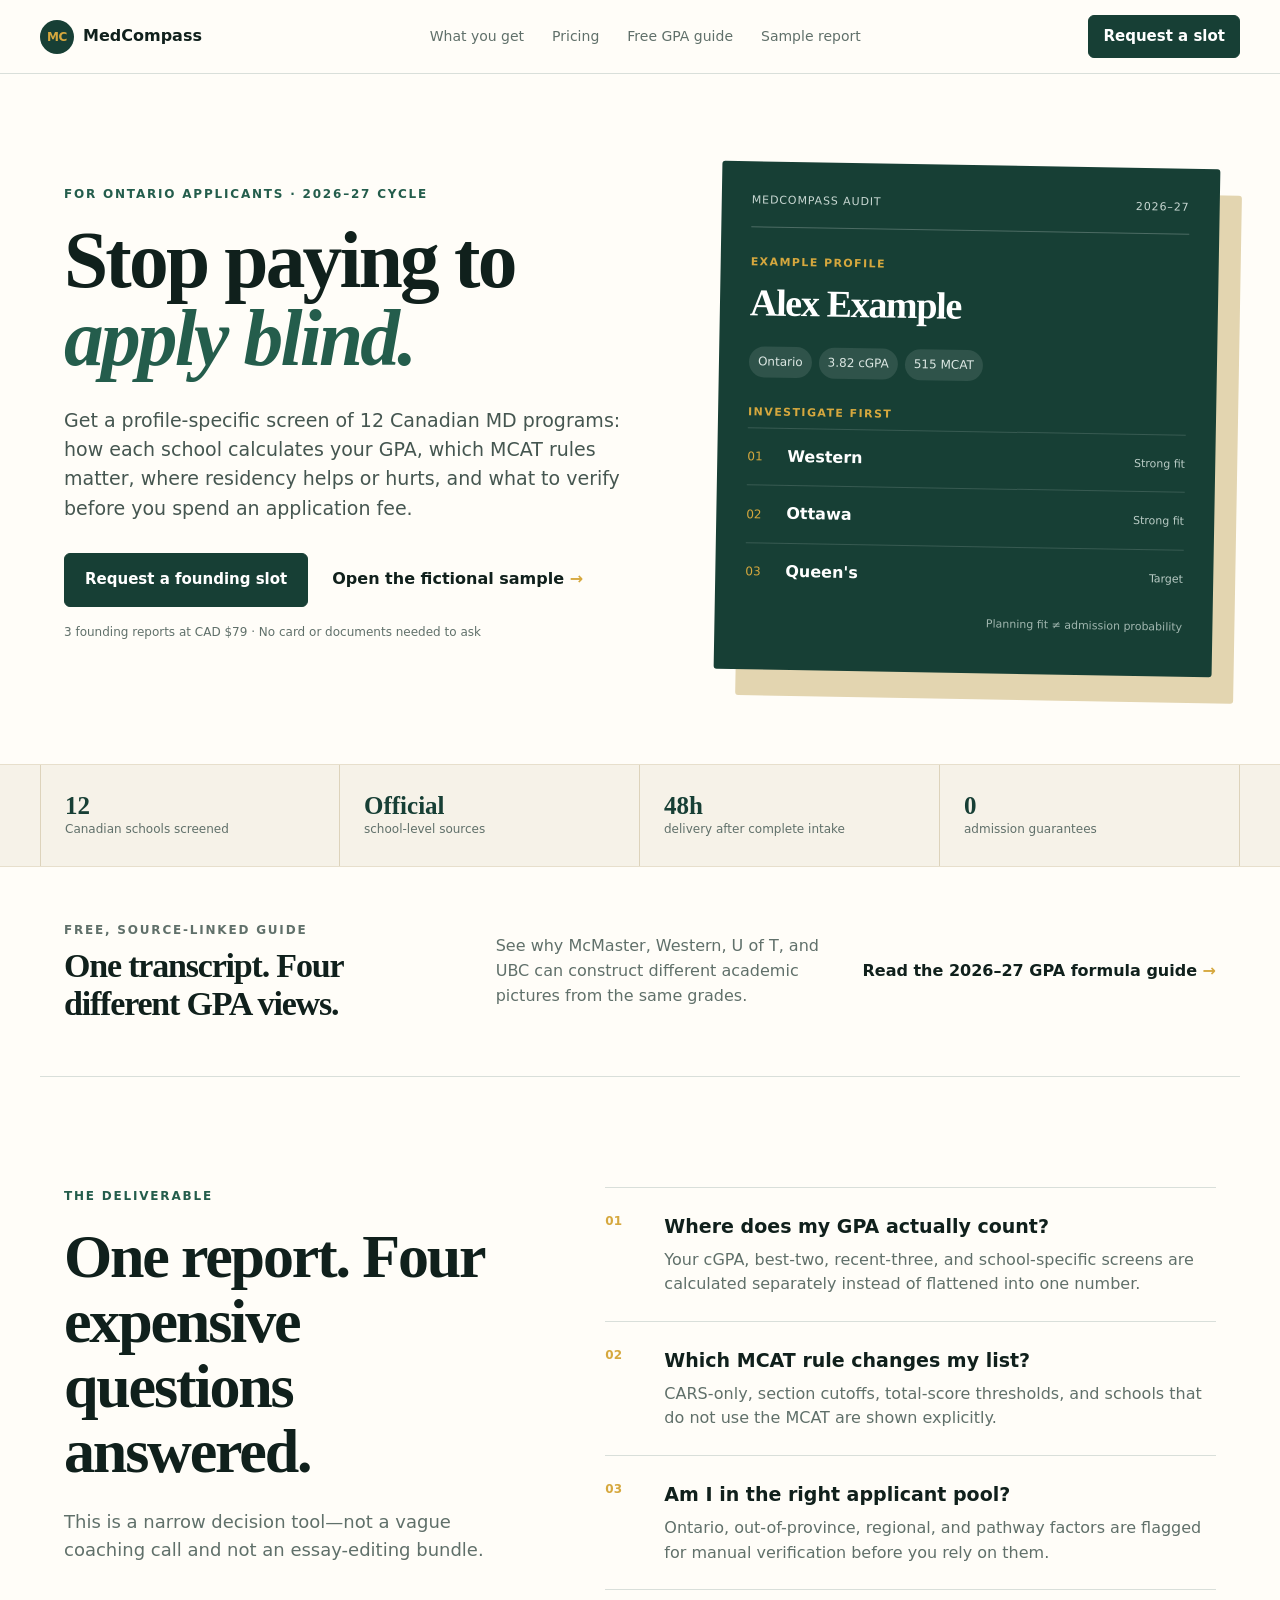
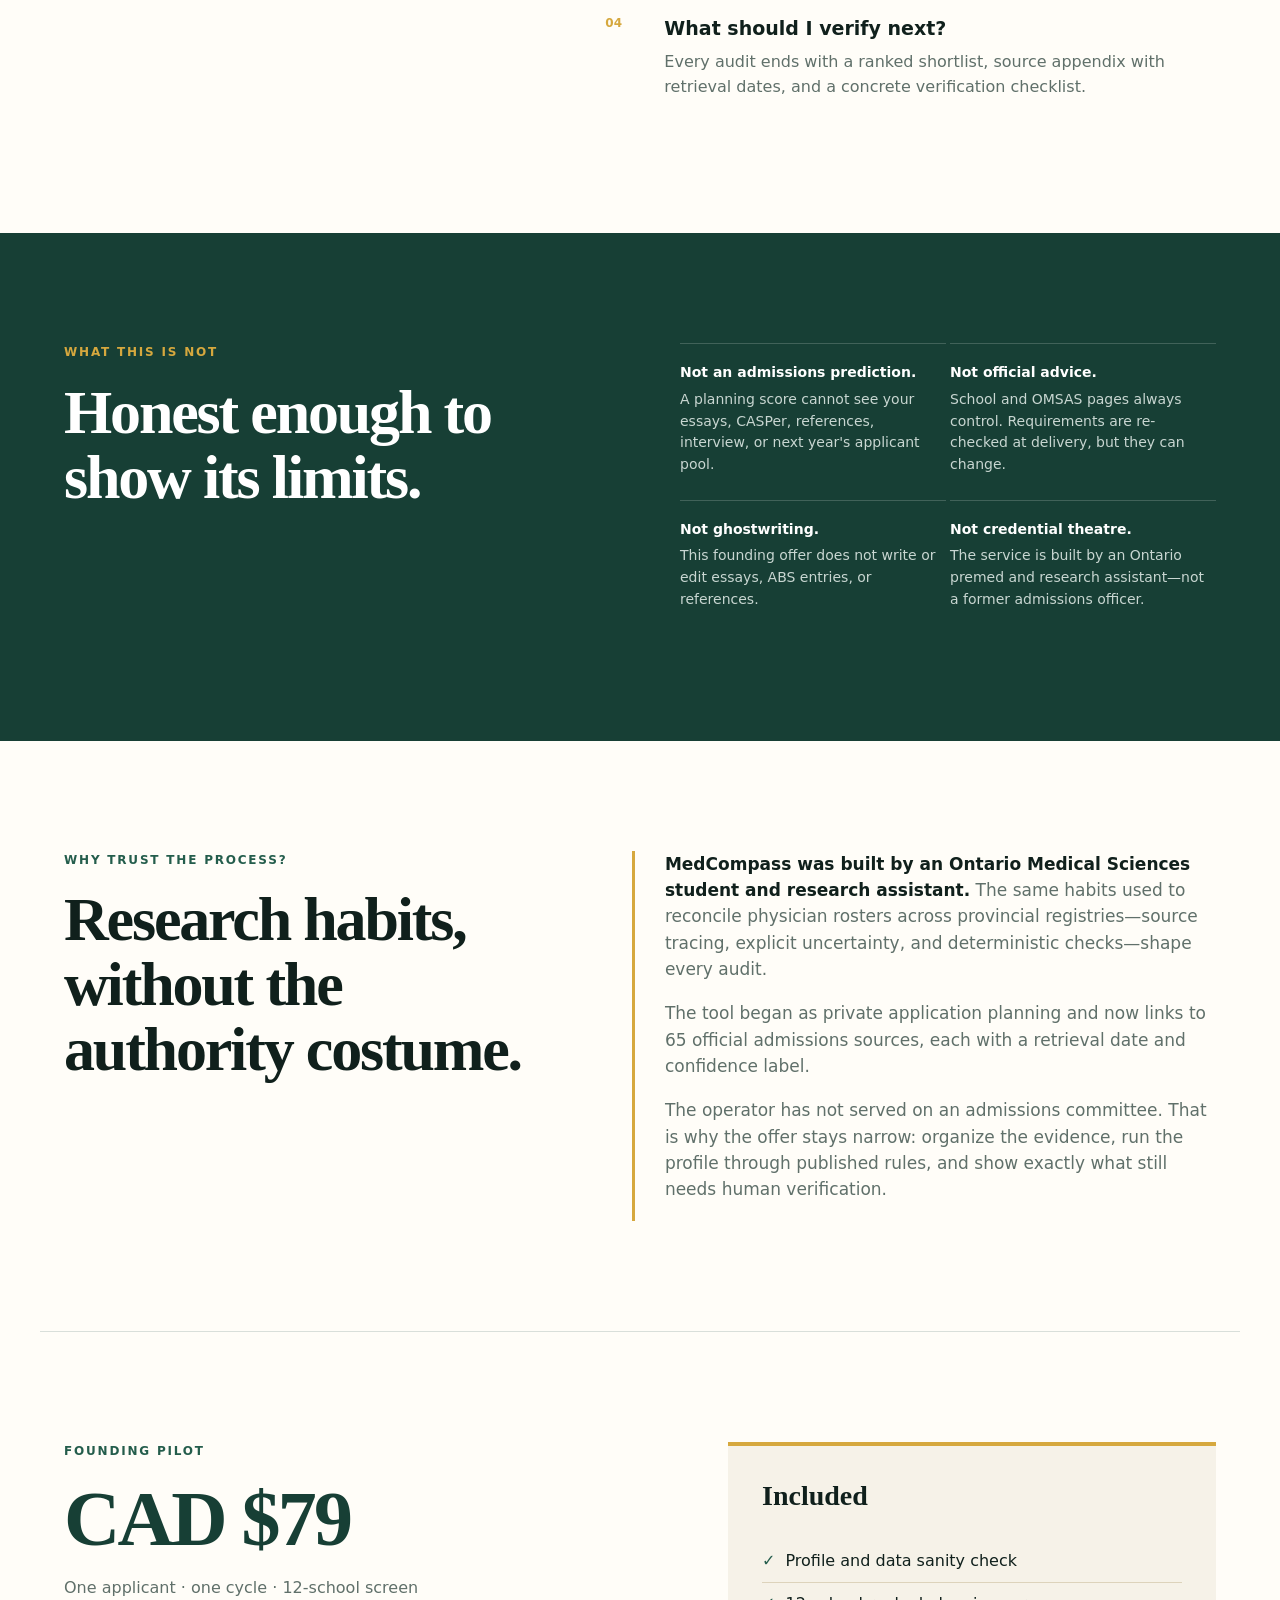
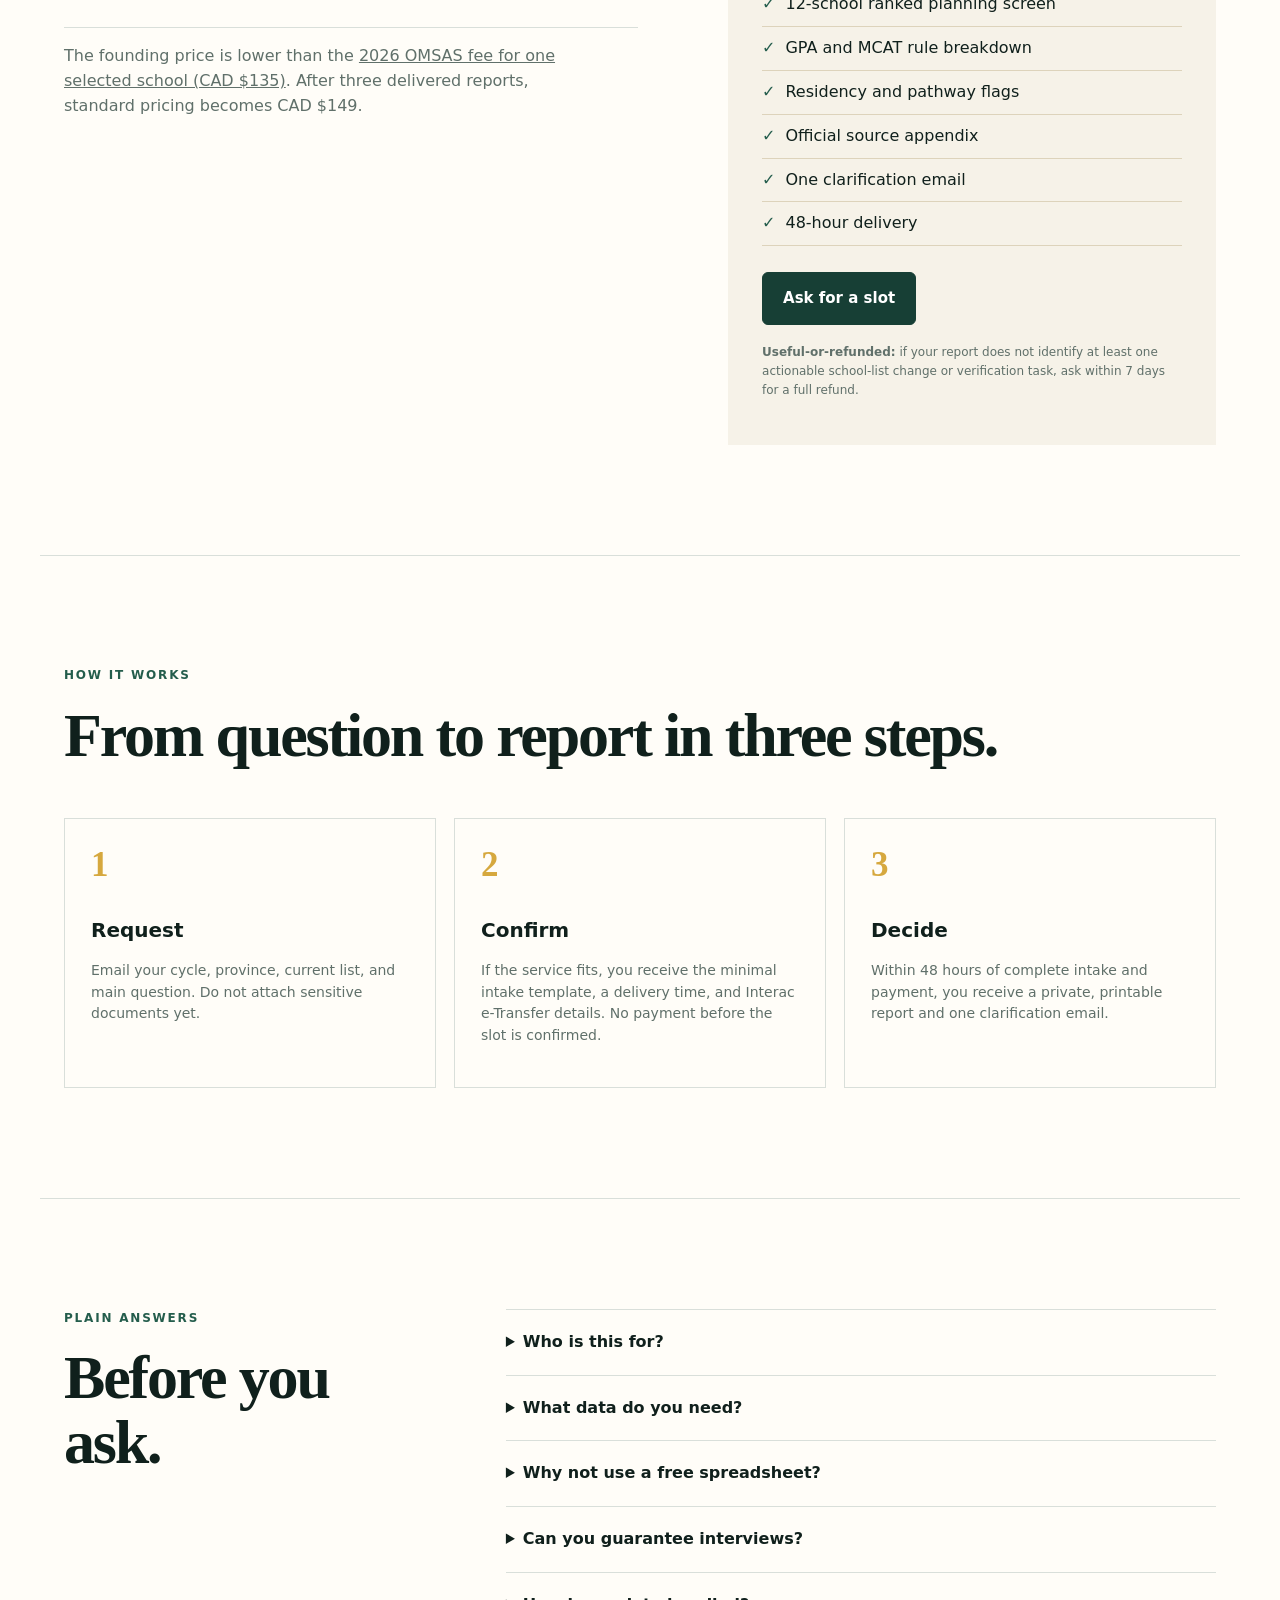
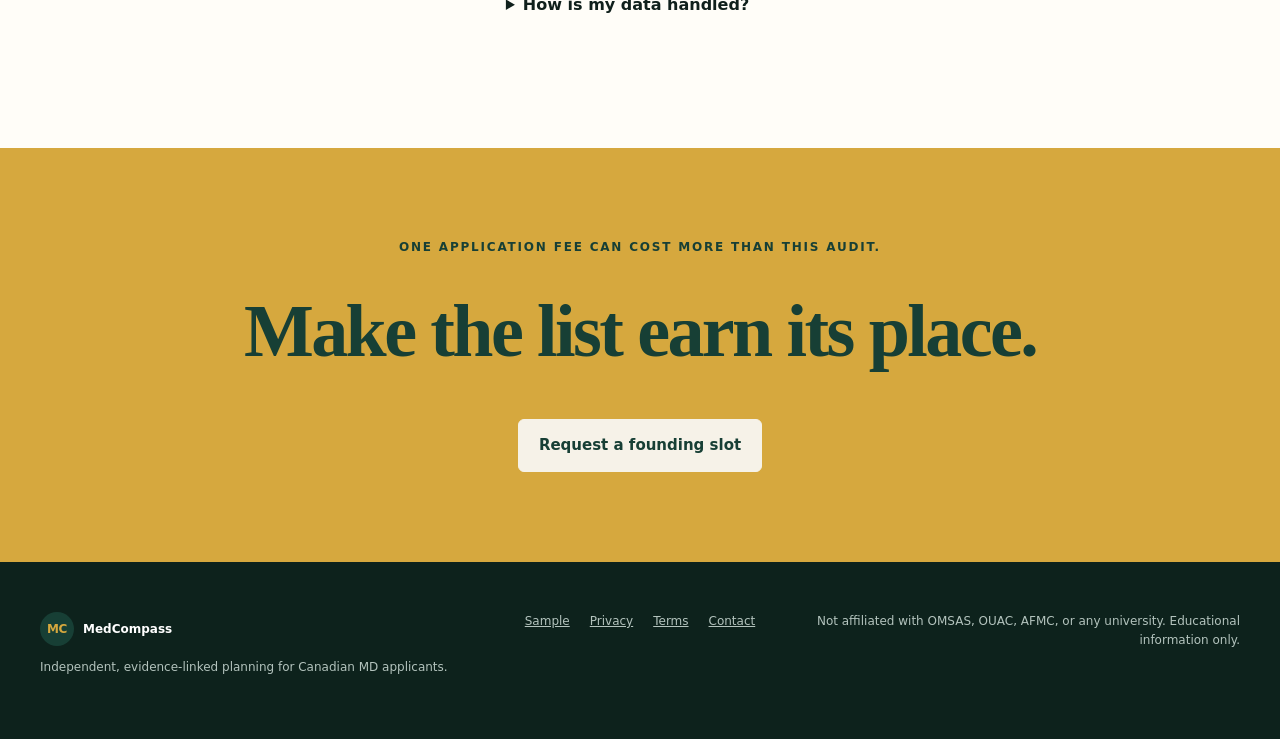
<file: index.html>
<!doctype html>
<html lang="en">
<head>
  <meta charset="utf-8">
  <meta name="viewport" content="width=device-width,initial-scale=1">
  <meta name="description" content="A cited, profile-specific Canadian medical-school list audit for Ontario applicants. Founding pilot: CAD $79, delivered in 48 hours.">
  <meta property="og:title" content="MedCompass — Apply with a reason, not a hunch">
  <meta property="og:description" content="A cited Canadian MD school-list audit for Ontario applicants.">
  <meta property="og:type" content="website">
  <meta property="og:url" content="https://mongol-jimmi.github.io/medcompass-audit/">
  <meta property="og:image" content="https://mongol-jimmi.github.io/medcompass-audit/preview.png">
  <meta name="twitter:card" content="summary_large_image">
  <title>MedCompass — Canadian MD School-List Audit</title>
  <link rel="canonical" href="https://mongol-jimmi.github.io/medcompass-audit/">
  <link rel="stylesheet" href="styles.css">
  <script type="application/ld+json">
  {
    "@context": "https://schema.org",
    "@type": "Service",
    "name": "MedCompass Canadian MD School-List Audit",
    "description": "A cited, profile-specific Canadian medical-school list audit for Ontario applicants.",
    "url": "https://mongol-jimmi.github.io/medcompass-audit/",
    "areaServed": {"@type": "AdministrativeArea", "name": "Ontario, Canada"},
    "provider": {"@type": "Organization", "name": "MedCompass Audit"},
    "offers": {
      "@type": "Offer",
      "price": "79",
      "priceCurrency": "CAD",
      "description": "Founding pilot: one applicant, one cycle, 12-school screen",
      "availability": "https://schema.org/LimitedAvailability"
    }
  }
  </script>
</head>
<body>
  <a class="skip" href="#main">Skip to content</a>
  <header class="nav" aria-label="Primary navigation">
    <a class="brand" href="./" aria-label="MedCompass home"><span>MC</span> MedCompass</a>
    <nav>
      <a href="#deliverable">What you get</a>
      <a href="#pricing">Pricing</a>
      <a href="guides/gpa-formulas.html">Free GPA guide</a>
      <a href="sample.html">Sample report</a>
    </nav>
    <a class="button button-small" href="mailto:medcompass.audit@atomicmail.io?subject=MedCompass%20founding%20audit&body=Hello%20MedCompass%2C%0A%0AI%27d%20like%20to%20request%20a%20MedCompass%20school-list%20audit.%0A%0AApplication%20cycle%3A%0AProvince%3A%0ACurrent%20school%20list%20%28optional%29%3A%0AMy%20main%20question%3A%0A%0AI%20will%20not%20send%20transcripts%20or%20other%20sensitive%20documents%20until%20you%20confirm%20the%20intake%20process.%0A">Request a slot</a>
  </header>

  <main id="main">
    <section class="hero">
      <div class="hero-copy">
        <p class="eyebrow">For Ontario applicants · 2026–27 cycle</p>
        <h1>Stop paying to<br><em>apply blind.</em></h1>
        <p class="lede">Get a profile-specific screen of 12 Canadian MD programs: how each school calculates your GPA, which MCAT rules matter, where residency helps or hurts, and what to verify before you spend an application fee.</p>
        <div class="actions">
          <a class="button" href="mailto:medcompass.audit@atomicmail.io?subject=MedCompass%20founding%20audit&body=Hello%20MedCompass%2C%0A%0AI%27d%20like%20to%20request%20a%20MedCompass%20school-list%20audit.%0A%0AApplication%20cycle%3A%0AProvince%3A%0ACurrent%20school%20list%20%28optional%29%3A%0AMy%20main%20question%3A%0A%0AI%20will%20not%20send%20transcripts%20or%20other%20sensitive%20documents%20until%20you%20confirm%20the%20intake%20process.%0A">Request a founding slot</a>
          <a class="text-link" href="sample.html">Open the fictional sample <span aria-hidden="true">→</span></a>
        </div>
        <p class="micro">3 founding reports at CAD $79 · No card or documents needed to ask</p>
      </div>
      <aside class="report-preview" aria-label="Example report summary">
        <div class="preview-top"><span>MedCompass audit</span><span>2026–27</span></div>
        <p class="preview-label">Example profile</p>
        <h2>Alex Example</h2>
        <div class="profile-pills"><span>Ontario</span><span>3.82 cGPA</span><span>515 MCAT</span></div>
        <p class="preview-label">Investigate first</p>
        <ol class="rankings">
          <li><span>01</span><strong>Western</strong><b>Strong fit</b></li>
          <li><span>02</span><strong>Ottawa</strong><b>Strong fit</b></li>
          <li><span>03</span><strong>Queen's</strong><b>Target</b></li>
        </ol>
        <p class="preview-note">Planning fit ≠ admission probability</p>
      </aside>
    </section>

    <section class="proof-strip" aria-label="Service facts">
      <div><strong>12</strong><span>Canadian schools screened</span></div>
      <div><strong>Official</strong><span>school-level sources</span></div>
      <div><strong>48h</strong><span>delivery after complete intake</span></div>
      <div><strong>0</strong><span>admission guarantees</span></div>
    </section>

    <section class="guide-callout">
      <div><p class="eyebrow">Free, source-linked guide</p><h2>One transcript. Four different GPA views.</h2></div>
      <p>See why McMaster, Western, U of T, and UBC can construct different academic pictures from the same grades.</p>
      <a class="text-link" href="guides/gpa-formulas.html">Read the 2026–27 GPA formula guide <span aria-hidden="true">→</span></a>
    </section>

    <section id="deliverable" class="section split">
      <div>
        <p class="eyebrow">The deliverable</p>
        <h2>One report. Four expensive questions answered.</h2>
        <p class="section-intro">This is a narrow decision tool—not a vague coaching call and not an essay-editing bundle.</p>
      </div>
      <div class="feature-list">
        <article><span>01</span><div><h3>Where does my GPA actually count?</h3><p>Your cGPA, best-two, recent-three, and school-specific screens are calculated separately instead of flattened into one number.</p></div></article>
        <article><span>02</span><div><h3>Which MCAT rule changes my list?</h3><p>CARS-only, section cutoffs, total-score thresholds, and schools that do not use the MCAT are shown explicitly.</p></div></article>
        <article><span>03</span><div><h3>Am I in the right applicant pool?</h3><p>Ontario, out-of-province, regional, and pathway factors are flagged for manual verification before you rely on them.</p></div></article>
        <article><span>04</span><div><h3>What should I verify next?</h3><p>Every audit ends with a ranked shortlist, source appendix with retrieval dates, and a concrete verification checklist.</p></div></article>
      </div>
    </section>

    <section class="section dark">
      <div>
        <p class="eyebrow">What this is not</p>
        <h2>Honest enough to show its limits.</h2>
      </div>
      <div class="limits">
        <p><strong>Not an admissions prediction.</strong> A planning score cannot see your essays, CASPer, references, interview, or next year's applicant pool.</p>
        <p><strong>Not official advice.</strong> School and OMSAS pages always control. Requirements are re-checked at delivery, but they can change.</p>
        <p><strong>Not ghostwriting.</strong> This founding offer does not write or edit essays, ABS entries, or references.</p>
        <p><strong>Not credential theatre.</strong> The service is built by an Ontario premed and research assistant—not a former admissions officer.</p>
      </div>
    </section>

    <section class="section founder">
      <div>
        <p class="eyebrow">Why trust the process?</p>
        <h2>Research habits, without the authority costume.</h2>
      </div>
      <div class="founder-copy">
        <p><strong>MedCompass was built by an Ontario Medical Sciences student and research assistant.</strong> The same habits used to reconcile physician rosters across provincial registries—source tracing, explicit uncertainty, and deterministic checks—shape every audit.</p>
        <p>The tool began as private application planning and now links to 65 official admissions sources, each with a retrieval date and confidence label.</p>
        <p>The operator has not served on an admissions committee. That is why the offer stays narrow: organize the evidence, run the profile through published rules, and show exactly what still needs human verification.</p>
      </div>
    </section>

    <section id="pricing" class="section pricing-grid">
      <div>
        <p class="eyebrow">Founding pilot</p>
        <h2>CAD $79</h2>
        <p class="price-note">One applicant · one cycle · 12-school screen</p>
        <p>The founding price is lower than the <a href="https://www.ouac.on.ca/guide/omsas-fees/" rel="noreferrer">2026 OMSAS fee for one selected school (CAD $135)</a>. After three delivered reports, standard pricing becomes CAD $149.</p>
      </div>
      <div class="price-card">
        <h3>Included</h3>
        <ul>
          <li>Profile and data sanity check</li>
          <li>12-school ranked planning screen</li>
          <li>GPA and MCAT rule breakdown</li>
          <li>Residency and pathway flags</li>
          <li>Official source appendix</li>
          <li>One clarification email</li>
          <li>48-hour delivery</li>
        </ul>
        <a class="button" href="mailto:medcompass.audit@atomicmail.io?subject=MedCompass%20founding%20audit&body=Hello%20MedCompass%2C%0A%0AI%27d%20like%20to%20request%20a%20MedCompass%20school-list%20audit.%0A%0AApplication%20cycle%3A%0AProvince%3A%0ACurrent%20school%20list%20%28optional%29%3A%0AMy%20main%20question%3A%0A%0AI%20will%20not%20send%20transcripts%20or%20other%20sensitive%20documents%20until%20you%20confirm%20the%20intake%20process.%0A">Ask for a slot</a>
        <p class="guarantee"><strong>Useful-or-refunded:</strong> if your report does not identify at least one actionable school-list change or verification task, ask within 7 days for a full refund.</p>
      </div>
    </section>

    <section class="section process">
      <p class="eyebrow">How it works</p>
      <h2>From question to report in three steps.</h2>
      <div class="steps">
        <article><span>1</span><h3>Request</h3><p>Email your cycle, province, current list, and main question. Do not attach sensitive documents yet.</p></article>
        <article><span>2</span><h3>Confirm</h3><p>If the service fits, you receive the minimal intake template, a delivery time, and Interac e-Transfer details. No payment before the slot is confirmed.</p></article>
        <article><span>3</span><h3>Decide</h3><p>Within 48 hours of complete intake and payment, you receive a private, printable report and one clarification email.</p></article>
      </div>
    </section>

    <section class="section faq">
      <div><p class="eyebrow">Plain answers</p><h2>Before you ask.</h2></div>
      <div>
        <details><summary>Who is this for?</summary><p>Canadian citizens or permanent residents living in Ontario who are building a 2026–27 Canadian MD school list. Complex international, Quebec French-language, Indigenous-pathway, or nontraditional transcript cases may be declined or narrowed rather than guessed at.</p></details>
        <details><summary>What data do you need?</summary><p>Province and residency ties, undergraduate year GPAs or course grades needed for the relevant formula, MCAT scores if written, degree status, and any pathway facts you want assessed. Never send a SIN, banking data, passwords, government ID, or unredacted document containing them.</p></details>
        <details><summary>Why not use a free spreadsheet?</summary><p>You should use official guides and free tools where they answer your question. This service is for applicants who want their own profile run through the rules, contradictions surfaced, and the source-checking work organized into one decision document.</p></details>
        <details><summary>Can you guarantee interviews?</summary><p>No. Nobody can responsibly guarantee an interview or offer. A report that says otherwise is selling certainty it cannot possess.</p></details>
        <details><summary>How is my data handled?</summary><p>Intake is used only for your report, stored locally, not used to train AI, and deleted within 30 days after delivery unless law requires otherwise. See the <a href="privacy.html">privacy policy</a>.</p></details>
      </div>
    </section>

    <section class="final-cta">
      <p class="eyebrow">One application fee can cost more than this audit.</p>
      <h2>Make the list earn its place.</h2>
      <a class="button button-light" href="mailto:medcompass.audit@atomicmail.io?subject=MedCompass%20founding%20audit&body=Hello%20MedCompass%2C%0A%0AI%27d%20like%20to%20request%20a%20MedCompass%20school-list%20audit.%0A%0AApplication%20cycle%3A%0AProvince%3A%0ACurrent%20school%20list%20%28optional%29%3A%0AMy%20main%20question%3A%0A%0AI%20will%20not%20send%20transcripts%20or%20other%20sensitive%20documents%20until%20you%20confirm%20the%20intake%20process.%0A">Request a founding slot</a>
    </section>
  </main>

  <footer>
    <div><a class="brand" href="./"><span>MC</span> MedCompass</a><p>Independent, evidence-linked planning for Canadian MD applicants.</p></div>
    <div><a href="sample.html">Sample</a><a href="privacy.html">Privacy</a><a href="terms.html">Terms</a><a href="mailto:medcompass.audit@atomicmail.io">Contact</a></div>
    <p>Not affiliated with OMSAS, OUAC, AFMC, or any university. Educational information only.</p>
  </footer>
</body>
</html>
</file>
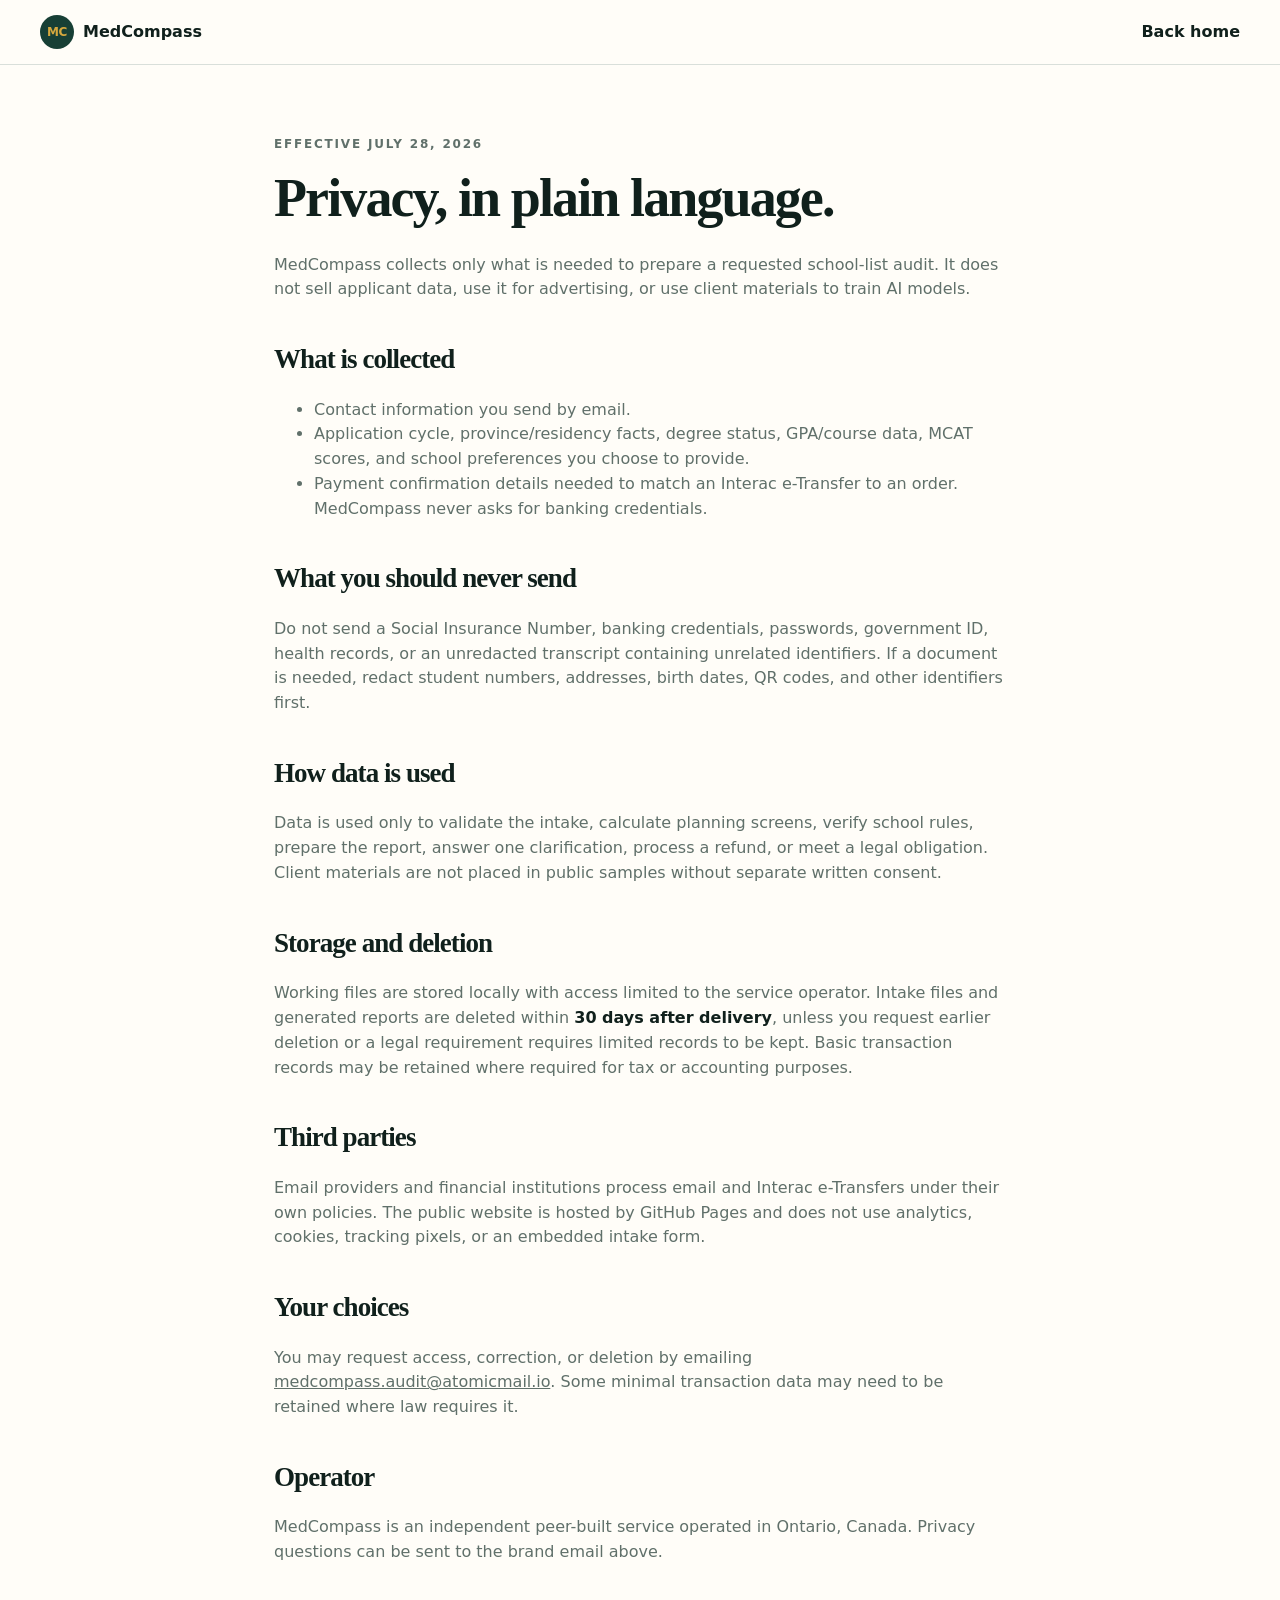
<file: privacy.html>
<!doctype html>
<html lang="en"><head><meta charset="utf-8"><meta name="viewport" content="width=device-width,initial-scale=1"><meta name="description" content="MedCompass privacy policy"><title>Privacy — MedCompass</title><link rel="stylesheet" href="styles.css"><style>.legal{max-width:780px;margin:auto;padding:70px 24px 110px}.legal h1{font-size:54px}.legal h2{font:700 27px 'Playfair Display',Georgia,serif;margin-top:42px}.legal p,.legal li{color:var(--muted)}.legal strong{color:var(--ink)}</style></head>
<body><header class="nav"><a class="brand" href="./"><span>MC</span> MedCompass</a><a class="text-link" href="./">Back home</a></header><main class="legal"><p class="eyebrow">Effective July 28, 2026</p><h1>Privacy, in plain language.</h1><p>MedCompass collects only what is needed to prepare a requested school-list audit. It does not sell applicant data, use it for advertising, or use client materials to train AI models.</p>
<h2>What is collected</h2><ul><li>Contact information you send by email.</li><li>Application cycle, province/residency facts, degree status, GPA/course data, MCAT scores, and school preferences you choose to provide.</li><li>Payment confirmation details needed to match an Interac e-Transfer to an order. MedCompass never asks for banking credentials.</li></ul>
<h2>What you should never send</h2><p>Do not send a Social Insurance Number, banking credentials, passwords, government ID, health records, or an unredacted transcript containing unrelated identifiers. If a document is needed, redact student numbers, addresses, birth dates, QR codes, and other identifiers first.</p>
<h2>How data is used</h2><p>Data is used only to validate the intake, calculate planning screens, verify school rules, prepare the report, answer one clarification, process a refund, or meet a legal obligation. Client materials are not placed in public samples without separate written consent.</p>
<h2>Storage and deletion</h2><p>Working files are stored locally with access limited to the service operator. Intake files and generated reports are deleted within <strong>30 days after delivery</strong>, unless you request earlier deletion or a legal requirement requires limited records to be kept. Basic transaction records may be retained where required for tax or accounting purposes.</p>
<h2>Third parties</h2><p>Email providers and financial institutions process email and Interac e-Transfers under their own policies. The public website is hosted by GitHub Pages and does not use analytics, cookies, tracking pixels, or an embedded intake form.</p>
<h2>Your choices</h2><p>You may request access, correction, or deletion by emailing <a href="mailto:medcompass.audit@atomicmail.io?subject=MedCompass%20privacy%20request">medcompass.audit@atomicmail.io</a>. Some minimal transaction data may need to be retained where law requires it.</p>
<h2>Operator</h2><p>MedCompass is an independent peer-built service operated in Ontario, Canada. Privacy questions can be sent to the brand email above.</p></main></body></html>
</file>
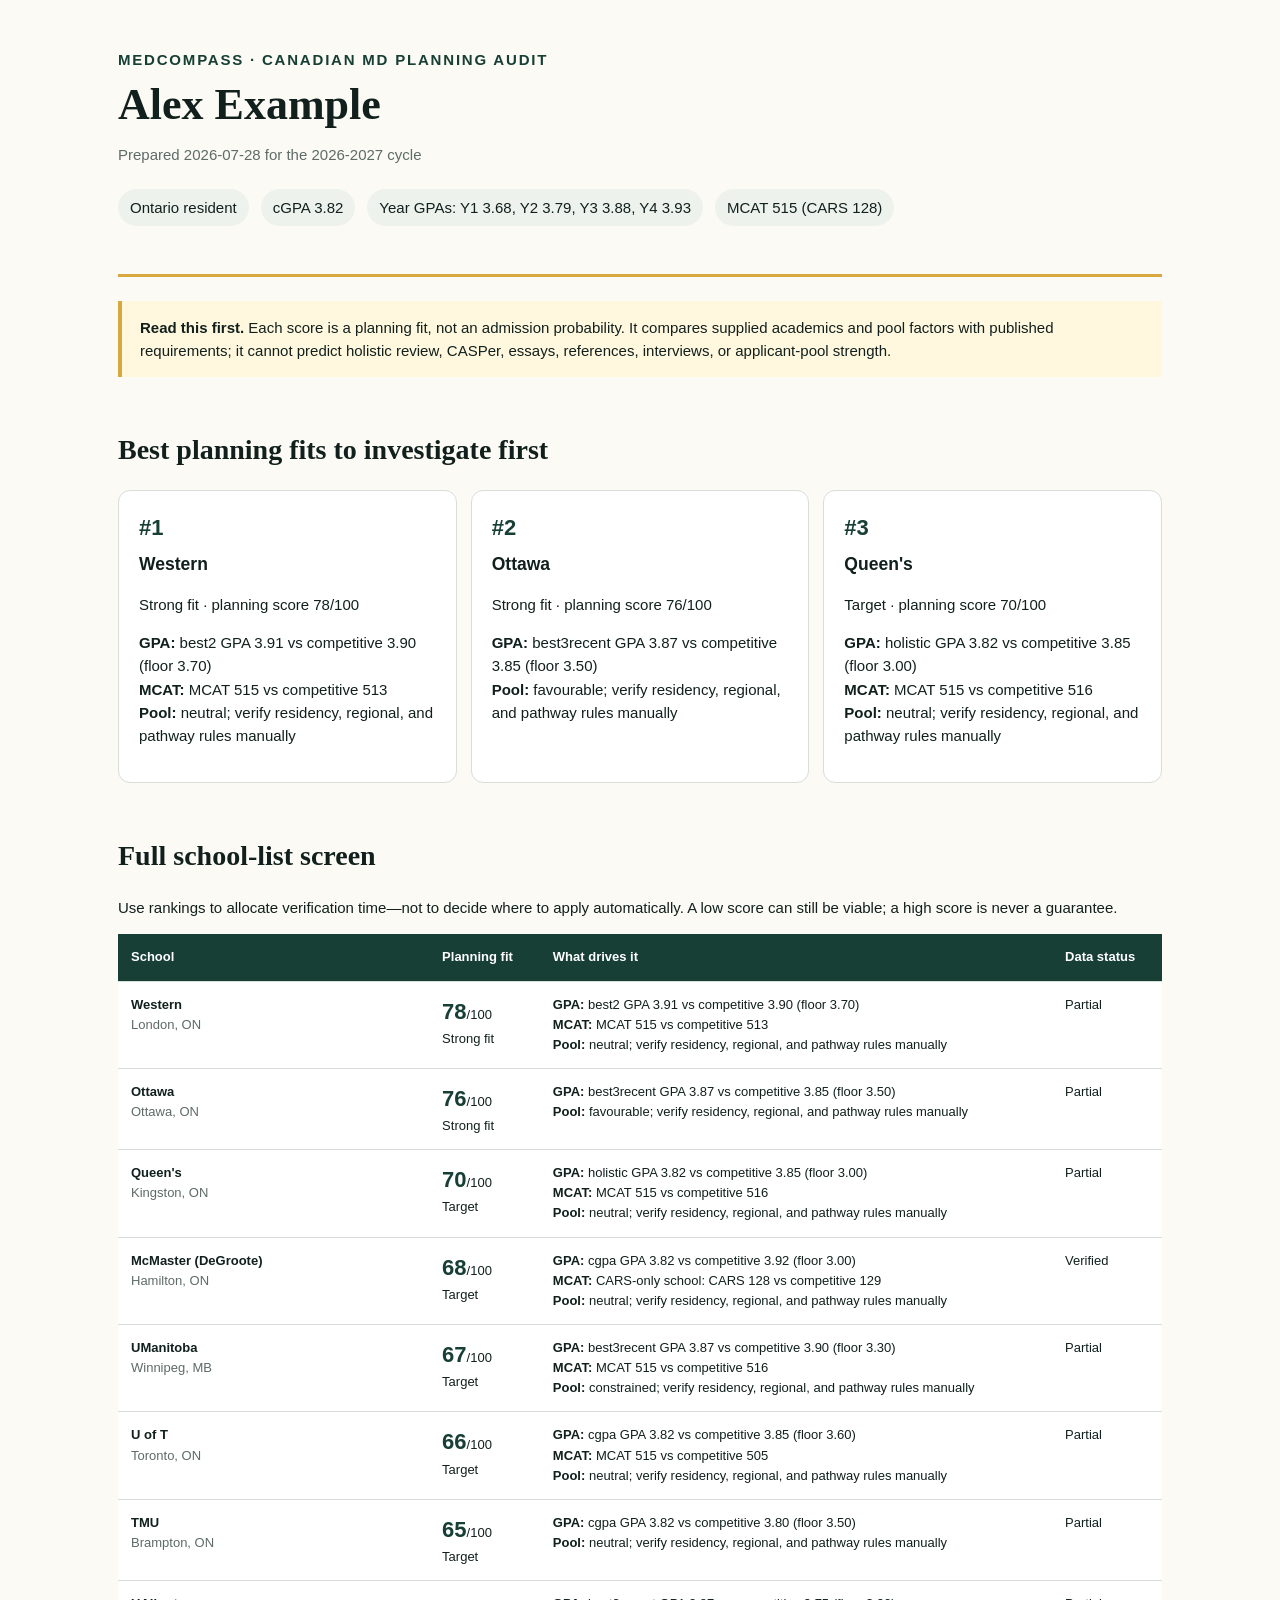
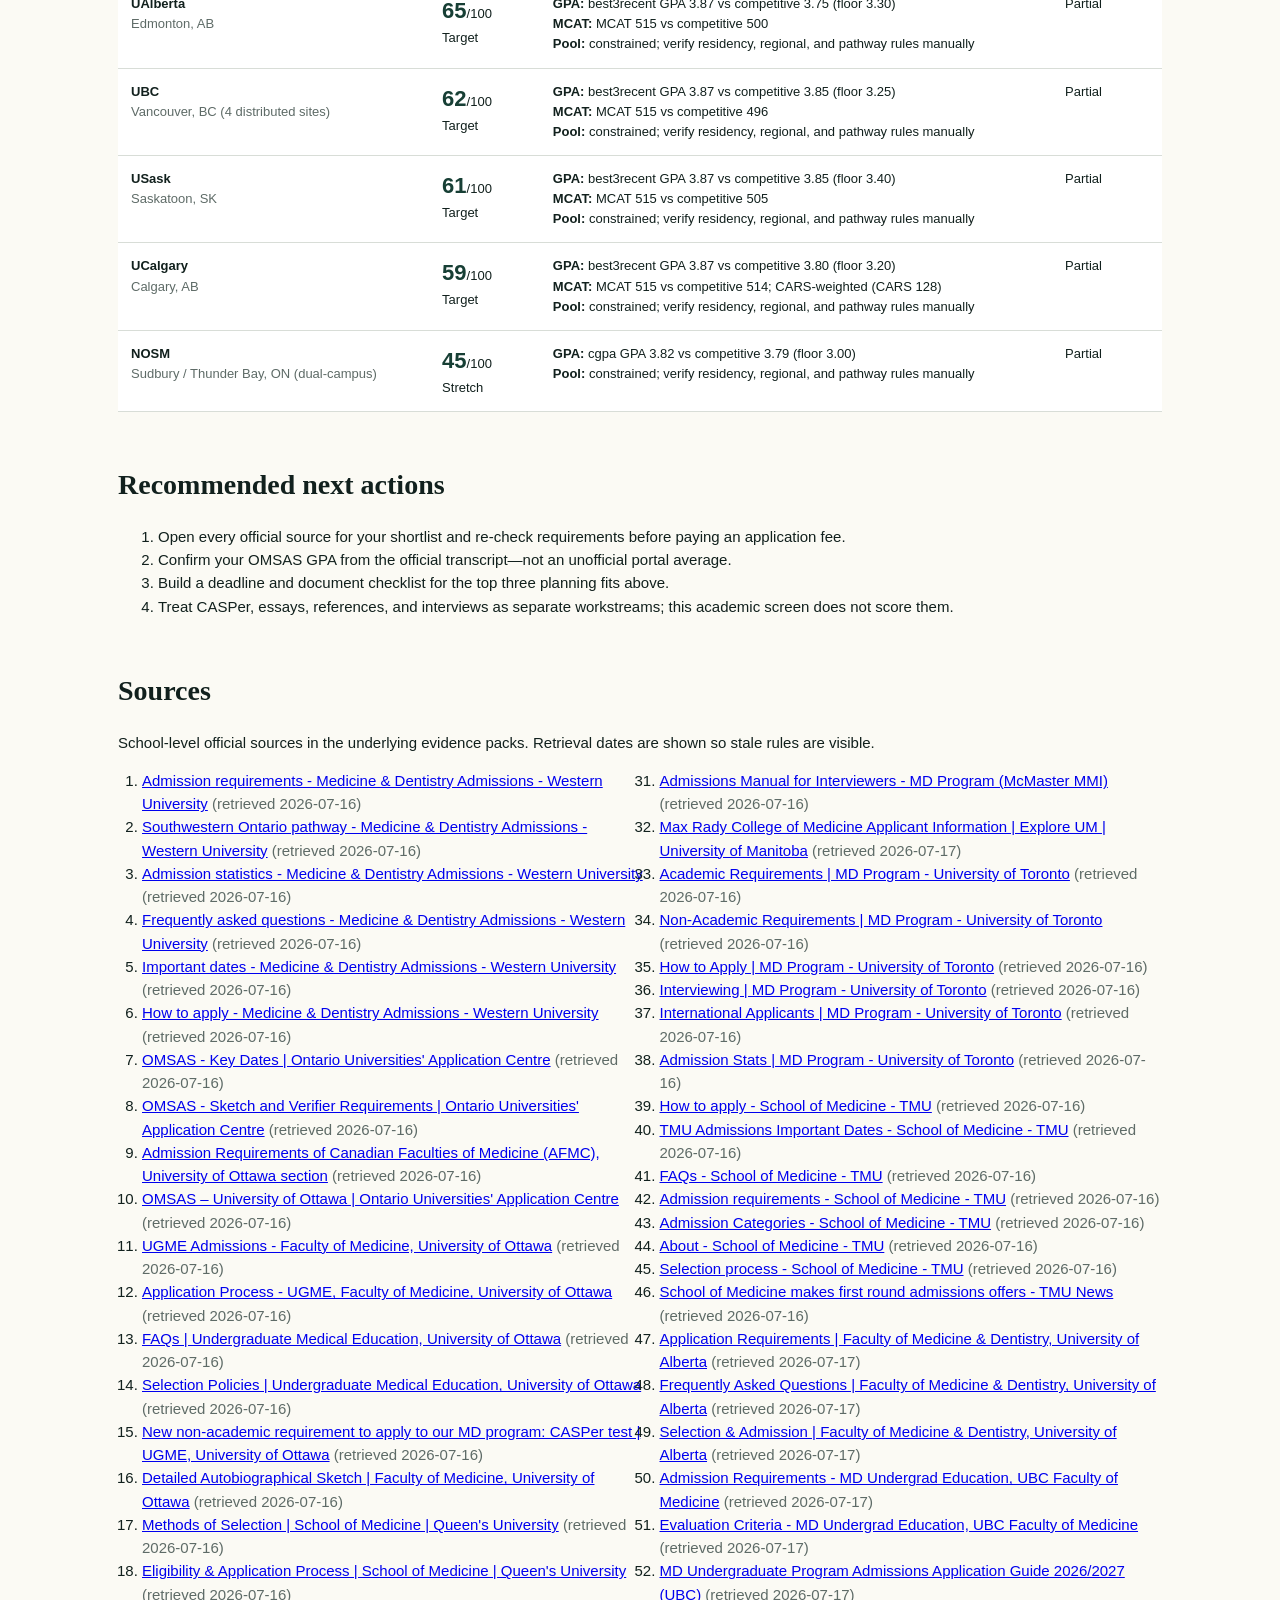
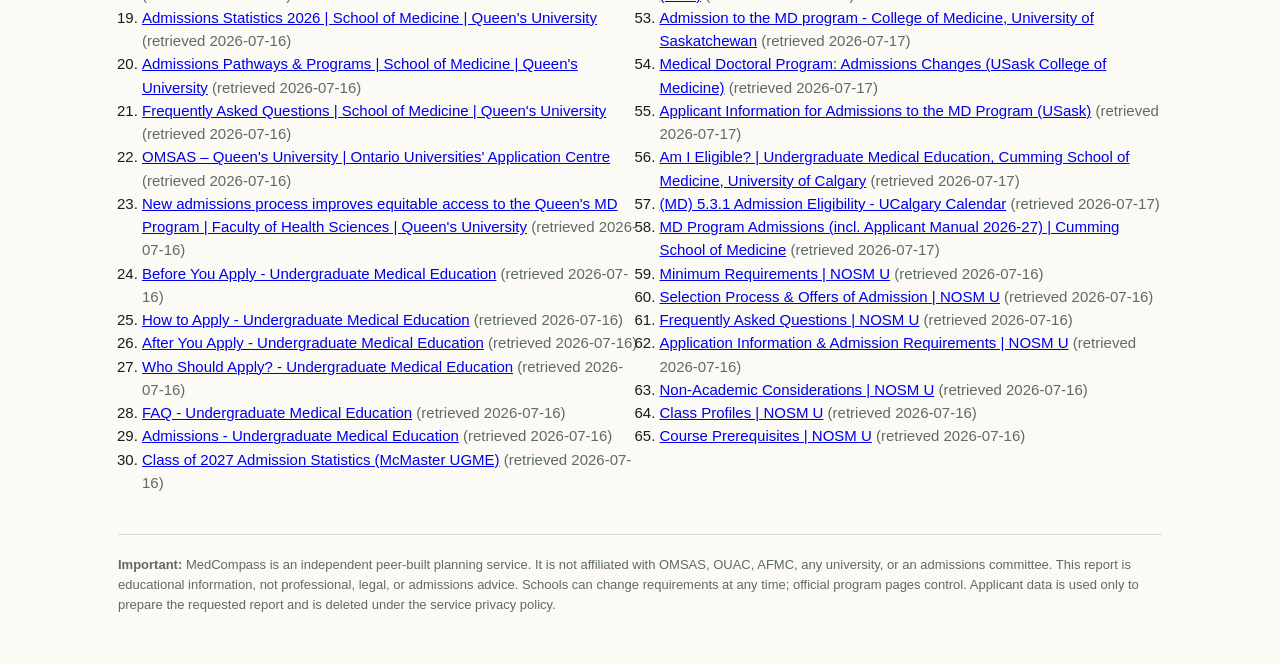
<file: sample.html>
<!doctype html>
<html lang="en">
<head>
<meta charset="utf-8">
<meta name="viewport" content="width=device-width,initial-scale=1">
<title>MedCompass School-List Audit — Alex Example</title>
<style>
:root{--ink:#11201d;--muted:#5e6b67;--paper:#fbfaf4;--card:#fff;--green:#173f35;--gold:#d6a83e;--line:#d8ddd7}
*{box-sizing:border-box} body{margin:0;background:var(--paper);color:var(--ink);font:15px/1.55 Arial,sans-serif}
main{max-width:1100px;margin:auto;padding:48px 28px} header{border-bottom:3px solid var(--gold);padding-bottom:26px}
.eyebrow{color:var(--green);font-weight:800;letter-spacing:.12em;text-transform:uppercase} h1{font:700 44px/1.05 Georgia,serif;margin:.25em 0}
h2{font:700 28px/1.2 Georgia,serif;margin-top:2em} h3{margin:.3em 0} .muted,td span,li span{color:var(--muted)}
.profile{display:flex;flex-wrap:wrap;gap:12px;margin:22px 0} .profile span{background:#eef2ed;border-radius:999px;padding:7px 12px}
.notice{border-left:4px solid var(--gold);background:#fff8df;padding:15px 18px;margin:24px 0}
.cards{display:grid;grid-template-columns:repeat(3,1fr);gap:14px} article{background:var(--card);border:1px solid var(--line);border-radius:12px;padding:20px}
article>span,.score{color:var(--green);font-size:22px;font-weight:800} table{width:100%;border-collapse:collapse;background:var(--card);font-size:13px}
th,td{padding:13px;text-align:left;vertical-align:top;border-bottom:1px solid var(--line)} th{background:var(--green);color:white}
ol.sources{columns:2;padding-left:24px} .footer{margin-top:40px;border-top:1px solid var(--line);padding-top:20px;color:var(--muted);font-size:13px}
@media(max-width:760px){main{padding:28px 16px}h1{font-size:34px}.cards{grid-template-columns:1fr}table{display:block;overflow-x:auto}ol.sources{columns:1}}
@media print{body{background:white}main{max-width:none;padding:18mm}a{color:inherit}.cards{break-inside:avoid}tr{break-inside:avoid}}
</style>
</head>
<body><main>
<header><div class="eyebrow">MedCompass · Canadian MD planning audit</div><h1>Alex Example</h1>
<p class="muted">Prepared 2026-07-28 for the 2026-2027 cycle</p>
<div class="profile"><span>Ontario resident</span><span>cGPA 3.82</span><span>Year GPAs: Y1 3.68, Y2 3.79, Y3 3.88, Y4 3.93</span><span>MCAT 515 (CARS 128)</span></div></header>
<div class="notice"><strong>Read this first.</strong> Each score is a planning fit, not an admission probability. It compares supplied academics and pool factors with published requirements; it cannot predict holistic review, CASPer, essays, references, interviews, or applicant-pool strength.</div>
<section><h2>Best planning fits to investigate first</h2><div class="cards"><article><span>#1</span><h3>Western</h3><p>Strong fit · planning score 78/100</p><p><strong>GPA:</strong> best2 GPA 3.91 vs competitive 3.90 (floor 3.70)<br><strong>MCAT:</strong> MCAT 515 vs competitive 513<br><strong>Pool:</strong> neutral; verify residency, regional, and pathway rules manually</p></article><article><span>#2</span><h3>Ottawa</h3><p>Strong fit · planning score 76/100</p><p><strong>GPA:</strong> best3recent GPA 3.87 vs competitive 3.85 (floor 3.50)<br><strong>Pool:</strong> favourable; verify residency, regional, and pathway rules manually</p></article><article><span>#3</span><h3>Queen&#x27;s</h3><p>Target · planning score 70/100</p><p><strong>GPA:</strong> holistic GPA 3.82 vs competitive 3.85 (floor 3.00)<br><strong>MCAT:</strong> MCAT 515 vs competitive 516<br><strong>Pool:</strong> neutral; verify residency, regional, and pathway rules manually</p></article></div></section>
<section><h2>Full school-list screen</h2><p>Use rankings to allocate verification time—not to decide where to apply automatically. A low score can still be viable; a high score is never a guarantee.</p>
<table><thead><tr><th>School</th><th>Planning fit</th><th>What drives it</th><th>Data status</th></tr></thead><tbody><tr><td><strong>Western</strong><br><span>London, ON</span></td><td><span class="score">78</span>/100<br>Strong fit</td><td><strong>GPA:</strong> best2 GPA 3.91 vs competitive 3.90 (floor 3.70)<br><strong>MCAT:</strong> MCAT 515 vs competitive 513<br><strong>Pool:</strong> neutral; verify residency, regional, and pathway rules manually</td><td>Partial</td></tr><tr><td><strong>Ottawa</strong><br><span>Ottawa, ON</span></td><td><span class="score">76</span>/100<br>Strong fit</td><td><strong>GPA:</strong> best3recent GPA 3.87 vs competitive 3.85 (floor 3.50)<br><strong>Pool:</strong> favourable; verify residency, regional, and pathway rules manually</td><td>Partial</td></tr><tr><td><strong>Queen&#x27;s</strong><br><span>Kingston, ON</span></td><td><span class="score">70</span>/100<br>Target</td><td><strong>GPA:</strong> holistic GPA 3.82 vs competitive 3.85 (floor 3.00)<br><strong>MCAT:</strong> MCAT 515 vs competitive 516<br><strong>Pool:</strong> neutral; verify residency, regional, and pathway rules manually</td><td>Partial</td></tr><tr><td><strong>McMaster (DeGroote)</strong><br><span>Hamilton, ON</span></td><td><span class="score">68</span>/100<br>Target</td><td><strong>GPA:</strong> cgpa GPA 3.82 vs competitive 3.92 (floor 3.00)<br><strong>MCAT:</strong> CARS-only school: CARS 128 vs competitive 129<br><strong>Pool:</strong> neutral; verify residency, regional, and pathway rules manually</td><td>Verified</td></tr><tr><td><strong>UManitoba</strong><br><span>Winnipeg, MB</span></td><td><span class="score">67</span>/100<br>Target</td><td><strong>GPA:</strong> best3recent GPA 3.87 vs competitive 3.90 (floor 3.30)<br><strong>MCAT:</strong> MCAT 515 vs competitive 516<br><strong>Pool:</strong> constrained; verify residency, regional, and pathway rules manually</td><td>Partial</td></tr><tr><td><strong>U of T</strong><br><span>Toronto, ON</span></td><td><span class="score">66</span>/100<br>Target</td><td><strong>GPA:</strong> cgpa GPA 3.82 vs competitive 3.85 (floor 3.60)<br><strong>MCAT:</strong> MCAT 515 vs competitive 505<br><strong>Pool:</strong> neutral; verify residency, regional, and pathway rules manually</td><td>Partial</td></tr><tr><td><strong>TMU</strong><br><span>Brampton, ON</span></td><td><span class="score">65</span>/100<br>Target</td><td><strong>GPA:</strong> cgpa GPA 3.82 vs competitive 3.80 (floor 3.50)<br><strong>Pool:</strong> neutral; verify residency, regional, and pathway rules manually</td><td>Partial</td></tr><tr><td><strong>UAlberta</strong><br><span>Edmonton, AB</span></td><td><span class="score">65</span>/100<br>Target</td><td><strong>GPA:</strong> best3recent GPA 3.87 vs competitive 3.75 (floor 3.30)<br><strong>MCAT:</strong> MCAT 515 vs competitive 500<br><strong>Pool:</strong> constrained; verify residency, regional, and pathway rules manually</td><td>Partial</td></tr><tr><td><strong>UBC</strong><br><span>Vancouver, BC (4 distributed sites)</span></td><td><span class="score">62</span>/100<br>Target</td><td><strong>GPA:</strong> best3recent GPA 3.87 vs competitive 3.85 (floor 3.25)<br><strong>MCAT:</strong> MCAT 515 vs competitive 496<br><strong>Pool:</strong> constrained; verify residency, regional, and pathway rules manually</td><td>Partial</td></tr><tr><td><strong>USask</strong><br><span>Saskatoon, SK</span></td><td><span class="score">61</span>/100<br>Target</td><td><strong>GPA:</strong> best3recent GPA 3.87 vs competitive 3.85 (floor 3.40)<br><strong>MCAT:</strong> MCAT 515 vs competitive 505<br><strong>Pool:</strong> constrained; verify residency, regional, and pathway rules manually</td><td>Partial</td></tr><tr><td><strong>UCalgary</strong><br><span>Calgary, AB</span></td><td><span class="score">59</span>/100<br>Target</td><td><strong>GPA:</strong> best3recent GPA 3.87 vs competitive 3.80 (floor 3.20)<br><strong>MCAT:</strong> MCAT 515 vs competitive 514; CARS-weighted (CARS 128)<br><strong>Pool:</strong> constrained; verify residency, regional, and pathway rules manually</td><td>Partial</td></tr><tr><td><strong>NOSM</strong><br><span>Sudbury / Thunder Bay, ON (dual-campus)</span></td><td><span class="score">45</span>/100<br>Stretch</td><td><strong>GPA:</strong> cgpa GPA 3.82 vs competitive 3.79 (floor 3.00)<br><strong>Pool:</strong> constrained; verify residency, regional, and pathway rules manually</td><td>Partial</td></tr></tbody></table></section>
<section><h2>Recommended next actions</h2><ol><li>Open every official source for your shortlist and re-check requirements before paying an application fee.</li><li>Confirm your OMSAS GPA from the official transcript—not an unofficial portal average.</li><li>Build a deadline and document checklist for the top three planning fits above.</li><li>Treat CASPer, essays, references, and interviews as separate workstreams; this academic screen does not score them.</li></ol></section>
<section><h2>Sources</h2><p>School-level official sources in the underlying evidence packs. Retrieval dates are shown so stale rules are visible.</p><ol class="sources"><li><a href="https://www.schulich.uwo.ca/med-dent-admissions/medicine/admission-requirements.html" rel="noreferrer">Admission requirements - Medicine &amp; Dentistry Admissions - Western University</a> <span>(retrieved 2026-07-16)</span></li><li><a href="https://www.schulich.uwo.ca/med_dent_admissions/medicine/southwestern_ontario_applicants.html" rel="noreferrer">Southwestern Ontario pathway - Medicine &amp; Dentistry Admissions - Western University</a> <span>(retrieved 2026-07-16)</span></li><li><a href="https://www.schulich.uwo.ca/med-dent-admissions/medicine/admission-statistics.html" rel="noreferrer">Admission statistics - Medicine &amp; Dentistry Admissions - Western University</a> <span>(retrieved 2026-07-16)</span></li><li><a href="https://www.schulich.uwo.ca/med-dent-admissions/medicine/frequently-asked-questions.html" rel="noreferrer">Frequently asked questions - Medicine &amp; Dentistry Admissions - Western University</a> <span>(retrieved 2026-07-16)</span></li><li><a href="https://www.schulich.uwo.ca/med-dent-admissions/medicine/important-dates.html" rel="noreferrer">Important dates - Medicine &amp; Dentistry Admissions - Western University</a> <span>(retrieved 2026-07-16)</span></li><li><a href="https://www.schulich.uwo.ca/med-dent-admissions/medicine/how-to-apply.html" rel="noreferrer">How to apply - Medicine &amp; Dentistry Admissions - Western University</a> <span>(retrieved 2026-07-16)</span></li><li><a href="https://www.ouac.on.ca/guide/omsas-dates/" rel="noreferrer">OMSAS - Key Dates | Ontario Universities&#x27; Application Centre</a> <span>(retrieved 2026-07-16)</span></li><li><a href="https://www.ouac.on.ca/guide/omsas-sketch/" rel="noreferrer">OMSAS - Sketch and Verifier Requirements | Ontario Universities&#x27; Application Centre</a> <span>(retrieved 2026-07-16)</span></li><li><a href="https://www.afmc.ca/wp-content/uploads/2026/04/Admission_Requirements_of_Canadian_Faculties_of_Medicine_EN_2027.pdf" rel="noreferrer">Admission Requirements of Canadian Faculties of Medicine (AFMC), University of Ottawa section</a> <span>(retrieved 2026-07-16)</span></li><li><a href="https://www.ouac.on.ca/guide/omsas-ottawa/" rel="noreferrer">OMSAS – University of Ottawa | Ontario Universities&#x27; Application Centre</a> <span>(retrieved 2026-07-16)</span></li><li><a href="https://www.uottawa.ca/faculty-medicine/undergraduate/admissions" rel="noreferrer">UGME Admissions - Faculty of Medicine, University of Ottawa</a> <span>(retrieved 2026-07-16)</span></li><li><a href="https://www.uottawa.ca/faculty-medicine/undergraduate/application-process" rel="noreferrer">Application Process - UGME, Faculty of Medicine, University of Ottawa</a> <span>(retrieved 2026-07-16)</span></li><li><a href="https://med.uottawa.ca/undergraduate/admissions/faq" rel="noreferrer">FAQs | Undergraduate Medical Education, University of Ottawa</a> <span>(retrieved 2026-07-16)</span></li><li><a href="https://med.uottawa.ca/undergraduate/selection-policies" rel="noreferrer">Selection Policies | Undergraduate Medical Education, University of Ottawa</a> <span>(retrieved 2026-07-16)</span></li><li><a href="https://med.uottawa.ca/undergraduate/news/new-non-academic-requirement-apply-our-md-program-casper-test" rel="noreferrer">New non-academic requirement to apply to our MD program: CASPer test | UGME, University of Ottawa</a> <span>(retrieved 2026-07-16)</span></li><li><a href="https://med.uottawa.ca/undergraduate/admissions/application-process/detailed-autobiographical-sketch" rel="noreferrer">Detailed Autobiographical Sketch | Faculty of Medicine, University of Ottawa</a> <span>(retrieved 2026-07-16)</span></li><li><a href="https://meds.queensu.ca/academics/mdprogram/admissions/methods-selection" rel="noreferrer">Methods of Selection | School of Medicine | Queen&#x27;s University</a> <span>(retrieved 2026-07-16)</span></li><li><a href="https://meds.queensu.ca/academics/mdprogram/admissions/eligibility_application_process" rel="noreferrer">Eligibility &amp; Application Process | School of Medicine | Queen&#x27;s University</a> <span>(retrieved 2026-07-16)</span></li><li><a href="https://meds.queensu.ca/academics/mdprogram/admissions/admissions-statistics/admissions-statistics-2026" rel="noreferrer">Admissions Statistics 2026 | School of Medicine | Queen&#x27;s University</a> <span>(retrieved 2026-07-16)</span></li><li><a href="https://meds.queensu.ca/academics/mdprogram/admissions/admissions-pathways-programs" rel="noreferrer">Admissions Pathways &amp; Programs | School of Medicine | Queen&#x27;s University</a> <span>(retrieved 2026-07-16)</span></li><li><a href="https://meds.queensu.ca/academics/mdprogram/admissions/frequently-asked-questions" rel="noreferrer">Frequently Asked Questions | School of Medicine | Queen&#x27;s University</a> <span>(retrieved 2026-07-16)</span></li><li><a href="https://www.ouac.on.ca/guide/omsas-queens/" rel="noreferrer">OMSAS – Queen&#x27;s University | Ontario Universities&#x27; Application Centre</a> <span>(retrieved 2026-07-16)</span></li><li><a href="https://healthsci.queensu.ca/stories/news-announcements/new-admissions-process-improves-equitable-access-queens-md-program" rel="noreferrer">New admissions process improves equitable access to the Queen&#x27;s MD Program | Faculty of Health Sciences | Queen&#x27;s University</a> <span>(retrieved 2026-07-16)</span></li><li><a href="https://ugme.healthsci.mcmaster.ca/admissions/before-you-apply/" rel="noreferrer">Before You Apply - Undergraduate Medical Education</a> <span>(retrieved 2026-07-16)</span></li><li><a href="https://ugme.healthsci.mcmaster.ca/admissions/how-to-apply/" rel="noreferrer">How to Apply - Undergraduate Medical Education</a> <span>(retrieved 2026-07-16)</span></li><li><a href="https://ugme.healthsci.mcmaster.ca/admissions/after-you-apply/" rel="noreferrer">After You Apply - Undergraduate Medical Education</a> <span>(retrieved 2026-07-16)</span></li><li><a href="https://ugme.healthsci.mcmaster.ca/admissions/who-should-apply/" rel="noreferrer">Who Should Apply? - Undergraduate Medical Education</a> <span>(retrieved 2026-07-16)</span></li><li><a href="https://ugme.healthsci.mcmaster.ca/admissions/faq/" rel="noreferrer">FAQ - Undergraduate Medical Education</a> <span>(retrieved 2026-07-16)</span></li><li><a href="https://ugme.healthsci.mcmaster.ca/admissions/" rel="noreferrer">Admissions - Undergraduate Medical Education</a> <span>(retrieved 2026-07-16)</span></li><li><a href="https://ugme.healthsci.mcmaster.ca/wp-content/uploads/2024/08/Class-of-2027-Statistics.pdf" rel="noreferrer">Class of 2027 Admission Statistics (McMaster UGME)</a> <span>(retrieved 2026-07-16)</span></li><li><a href="https://ugme.healthsci.mcmaster.ca/wp-content/uploads/2022/06/interviewer-manual-mmi_websiteversion.pdf" rel="noreferrer">Admissions Manual for Interviewers - MD Program (McMaster MMI)</a> <span>(retrieved 2026-07-16)</span></li><li><a href="https://umanitoba.ca/explore/undergraduate-admissions/requirements/medicine" rel="noreferrer">Max Rady College of Medicine Applicant Information | Explore UM | University of Manitoba</a> <span>(retrieved 2026-07-17)</span></li><li><a href="https://applymd.utoronto.ca/academic-requirements" rel="noreferrer">Academic Requirements | MD Program - University of Toronto</a> <span>(retrieved 2026-07-16)</span></li><li><a href="https://applymd.utoronto.ca/non-academic-requirements" rel="noreferrer">Non-Academic Requirements | MD Program - University of Toronto</a> <span>(retrieved 2026-07-16)</span></li><li><a href="https://applymd.utoronto.ca/how-apply" rel="noreferrer">How to Apply | MD Program - University of Toronto</a> <span>(retrieved 2026-07-16)</span></li><li><a href="https://applymd.utoronto.ca/interviewing" rel="noreferrer">Interviewing | MD Program - University of Toronto</a> <span>(retrieved 2026-07-16)</span></li><li><a href="https://applymd.utoronto.ca/international-applicants" rel="noreferrer">International Applicants | MD Program - University of Toronto</a> <span>(retrieved 2026-07-16)</span></li><li><a href="https://applymd.utoronto.ca/admission-stats" rel="noreferrer">Admission Stats | MD Program - University of Toronto</a> <span>(retrieved 2026-07-16)</span></li><li><a href="https://www.torontomu.ca/school-of-medicine/programs/md/md-admissions/how-to-apply/" rel="noreferrer">How to apply - School of Medicine - TMU</a> <span>(retrieved 2026-07-16)</span></li><li><a href="https://www.torontomu.ca/school-of-medicine/programs/md/md-admissions/how-to-apply/tmu-admissions-important-dates/" rel="noreferrer">TMU Admissions Important Dates - School of Medicine - TMU</a> <span>(retrieved 2026-07-16)</span></li><li><a href="https://www.torontomu.ca/school-of-medicine/programs/md/md-admissions/faqs/" rel="noreferrer">FAQs - School of Medicine - TMU</a> <span>(retrieved 2026-07-16)</span></li><li><a href="https://www.torontomu.ca/school-of-medicine/programs/md/md-admissions/before-you-apply/admission-requirements/" rel="noreferrer">Admission requirements - School of Medicine - TMU</a> <span>(retrieved 2026-07-16)</span></li><li><a href="https://www.torontomu.ca/school-of-medicine/programs/md/md-admissions/before-you-apply/admission-categories/" rel="noreferrer">Admission Categories - School of Medicine - TMU</a> <span>(retrieved 2026-07-16)</span></li><li><a href="https://www.torontomu.ca/school-of-medicine/about/" rel="noreferrer">About - School of Medicine - TMU</a> <span>(retrieved 2026-07-16)</span></li><li><a href="https://www.torontomu.ca/school-of-medicine/programs/md/md-admissions/after-you-apply/selection-process/" rel="noreferrer">Selection process - School of Medicine - TMU</a> <span>(retrieved 2026-07-16)</span></li><li><a href="https://www.torontomu.ca/news-events/news/2025/05/school-of-medicine-first-admissions-offers/" rel="noreferrer">School of Medicine makes first round admissions offers - TMU News</a> <span>(retrieved 2026-07-16)</span></li><li><a href="https://www.ualberta.ca/en/medicine/programs/md/admissions/before-you-apply/application-requirements.html" rel="noreferrer">Application Requirements | Faculty of Medicine &amp; Dentistry, University of Alberta</a> <span>(retrieved 2026-07-17)</span></li><li><a href="https://www.ualberta.ca/en/medicine/programs/md/admissions/faq.html" rel="noreferrer">Frequently Asked Questions | Faculty of Medicine &amp; Dentistry, University of Alberta</a> <span>(retrieved 2026-07-17)</span></li><li><a href="https://www.ualberta.ca/en/medicine/programs/md/admissions/apply-now/selection-and-admission.html" rel="noreferrer">Selection &amp; Admission | Faculty of Medicine &amp; Dentistry, University of Alberta</a> <span>(retrieved 2026-07-17)</span></li><li><a href="https://mdprogram.med.ubc.ca/admissions/before-you-apply/admission-requirements/" rel="noreferrer">Admission Requirements - MD Undergrad Education, UBC Faculty of Medicine</a> <span>(retrieved 2026-07-17)</span></li><li><a href="https://mdprogram.med.ubc.ca/admissions/before-you-apply/evaluation-criteria/" rel="noreferrer">Evaluation Criteria - MD Undergrad Education, UBC Faculty of Medicine</a> <span>(retrieved 2026-07-17)</span></li><li><a href="https://med-fom-ugrad.sites.olt.ubc.ca/files/2026/06/MD-Admissions-Applicant-Guide-2026-2027.pdf" rel="noreferrer">MD Undergraduate Program Admissions Application Guide 2026/2027 (UBC)</a> <span>(retrieved 2026-07-17)</span></li><li><a href="https://medicine.usask.ca/admission-to-the-md-program/how-to-apply.php" rel="noreferrer">Admission to the MD program - College of Medicine, University of Saskatchewan</a> <span>(retrieved 2026-07-17)</span></li><li><a href="https://medicine.usask.ca/documents/Admissions/md-program-admissions-changes-overview.pdf" rel="noreferrer">Medical Doctoral Program: Admissions Changes (USask College of Medicine)</a> <span>(retrieved 2026-07-17)</span></li><li><a href="https://medicine.usask.ca/documents/Admissions/applicant-information-document.pdf" rel="noreferrer">Applicant Information for Admissions to the MD Program (USask)</a> <span>(retrieved 2026-07-17)</span></li><li><a href="https://cumming.ucalgary.ca/mdprogram/future-students/admissions/am-i-eligible" rel="noreferrer">Am I Eligible? | Undergraduate Medical Education, Cumming School of Medicine, University of Calgary</a> <span>(retrieved 2026-07-17)</span></li><li><a href="https://calendar.ucalgary.ca/pages/QtA1GrhrkqzqEGtEnQO4" rel="noreferrer">(MD) 5.3.1 Admission Eligibility - UCalgary Calendar</a> <span>(retrieved 2026-07-17)</span></li><li><a href="https://cumming.ucalgary.ca/mdprogram/future-students/admissions" rel="noreferrer">MD Program Admissions (incl. Applicant Manual 2026-27) | Cumming School of Medicine</a> <span>(retrieved 2026-07-17)</span></li><li><a href="https://www.nosm.ca/nosm-university-admissions-learner-recruitment/ume-program-md-degree-admissions/application-information-requirements/minimum-requirements/" rel="noreferrer">Minimum Requirements | NOSM U</a> <span>(retrieved 2026-07-16)</span></li><li><a href="https://www.nosm.ca/nosm-university-admissions-learner-recruitment/ume-program-md-degree-admissions/selection-process-offers-of-admission/" rel="noreferrer">Selection Process &amp; Offers of Admission | NOSM U</a> <span>(retrieved 2026-07-16)</span></li><li><a href="https://www.nosm.ca/nosm-university-admissions-learner-recruitment/ume-program-md-degree-admissions/frequently-asked-questions/" rel="noreferrer">Frequently Asked Questions | NOSM U</a> <span>(retrieved 2026-07-16)</span></li><li><a href="https://www.nosm.ca/nosm-university-admissions-learner-recruitment/ume-program-md-degree-admissions/application-information-requirements/" rel="noreferrer">Application Information &amp; Admission Requirements | NOSM U</a> <span>(retrieved 2026-07-16)</span></li><li><a href="https://www.nosm.ca/nosm-university-admissions-learner-recruitment/ume-program-md-degree-admissions/application-information-requirements/non-academic-considerations/" rel="noreferrer">Non-Academic Considerations | NOSM U</a> <span>(retrieved 2026-07-16)</span></li><li><a href="https://www.nosm.ca/nosm-university-admissions-learner-recruitment/ume-program-md-degree-admissions/class-profiles/" rel="noreferrer">Class Profiles | NOSM U</a> <span>(retrieved 2026-07-16)</span></li><li><a href="https://www.nosm.ca/nosm-university-admissions-learner-recruitment/ume-program-md-degree-admissions/application-information-requirements/course-prerequisites/" rel="noreferrer">Course Prerequisites | NOSM U</a> <span>(retrieved 2026-07-16)</span></li></ol></section>
<div class="footer"><strong>Important:</strong> MedCompass is an independent peer-built planning service. It is not affiliated with OMSAS, OUAC, AFMC, any university, or an admissions committee. This report is educational information, not professional, legal, or admissions advice. Schools can change requirements at any time; official program pages control. Applicant data is used only to prepare the requested report and is deleted under the service privacy policy.</div>
</main></body></html>
</file>
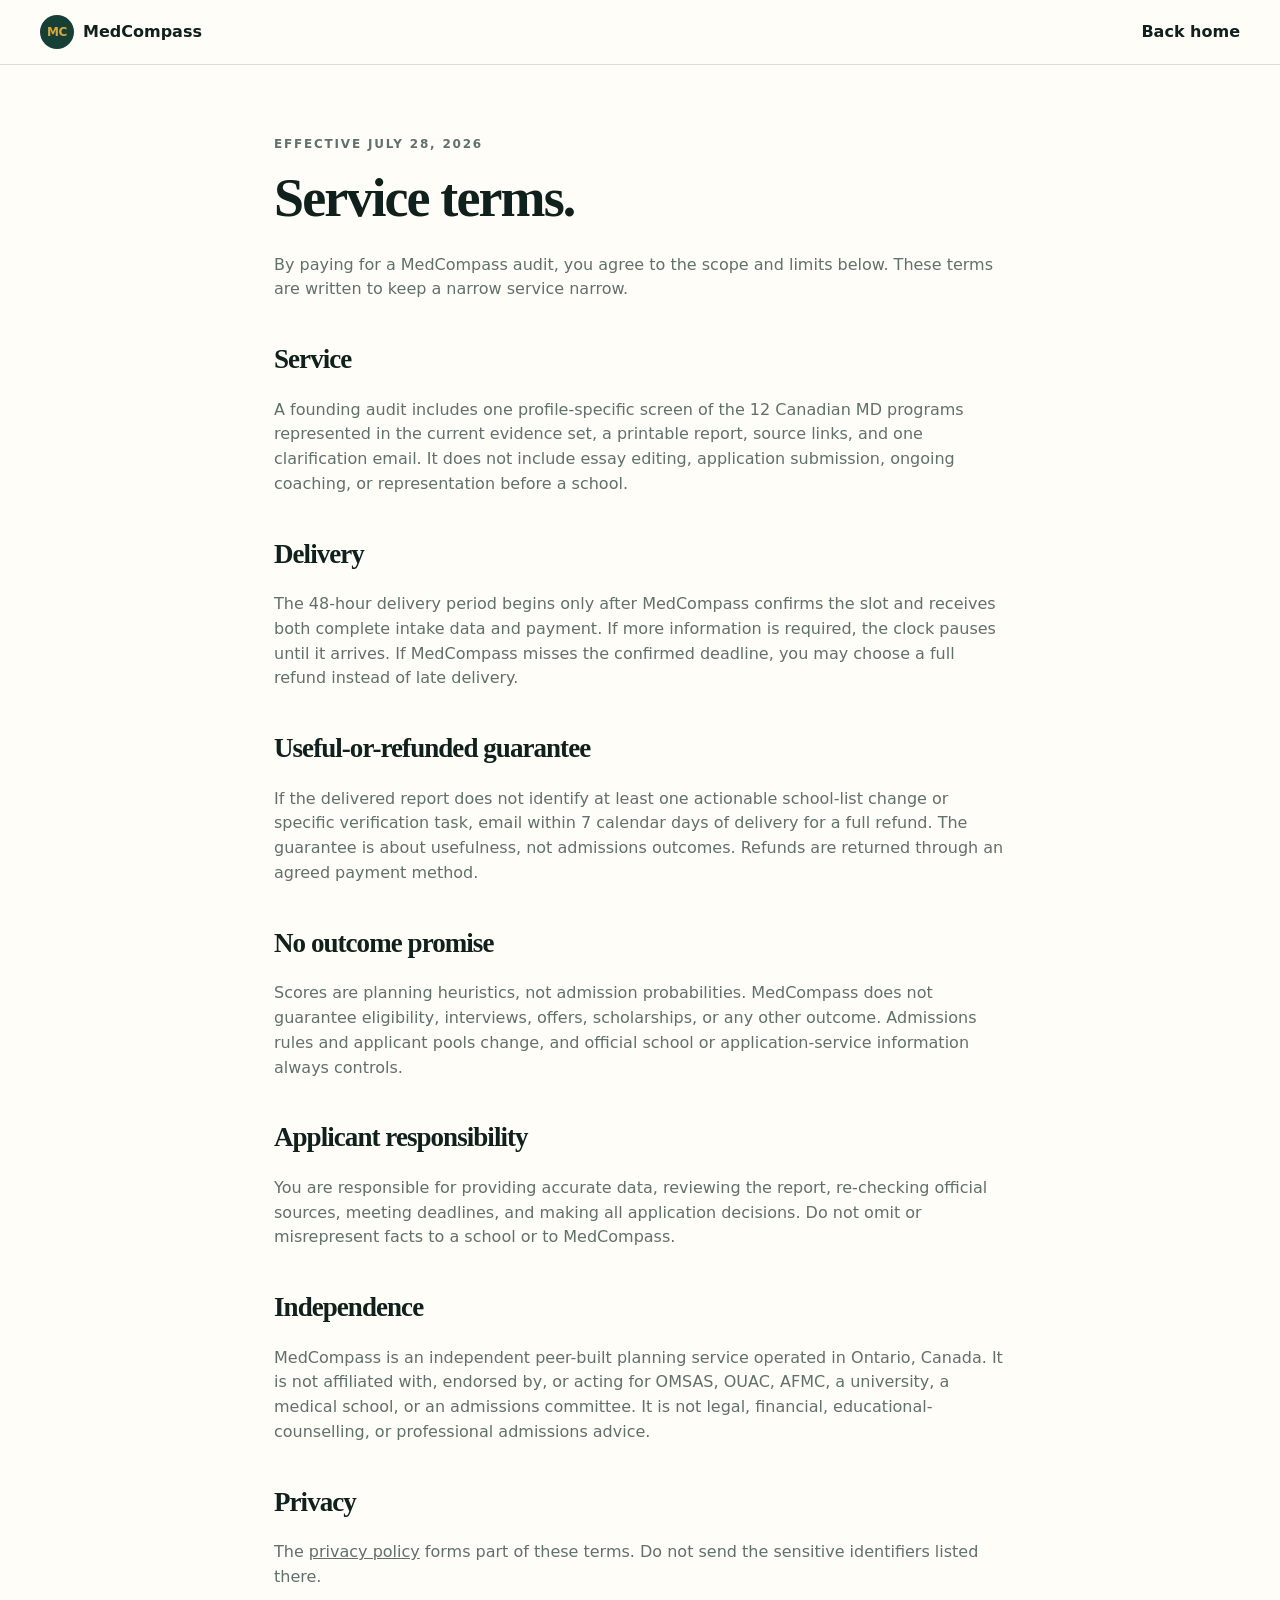
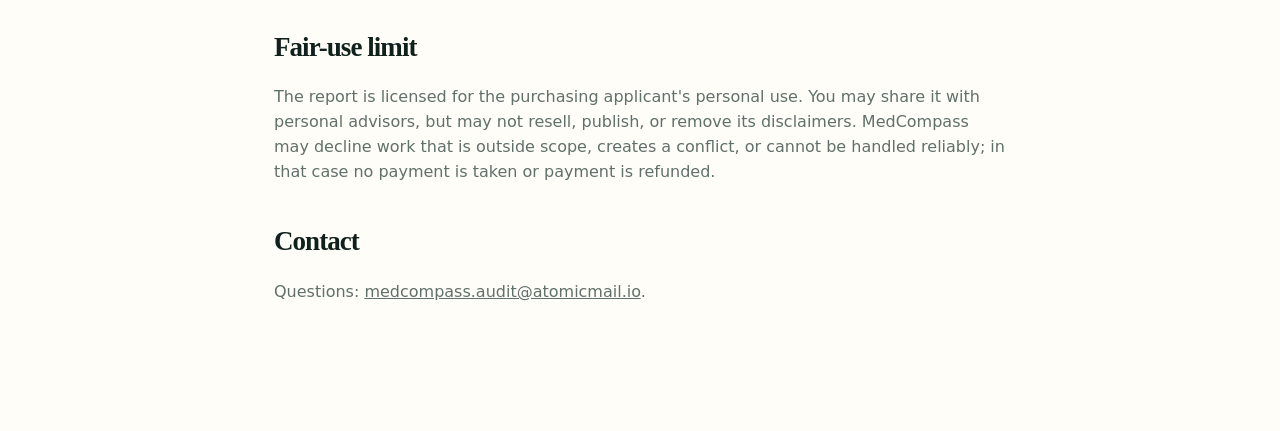
<file: terms.html>
<!doctype html>
<html lang="en"><head><meta charset="utf-8"><meta name="viewport" content="width=device-width,initial-scale=1"><meta name="description" content="MedCompass service terms"><title>Terms — MedCompass</title><link rel="stylesheet" href="styles.css"><style>.legal{max-width:780px;margin:auto;padding:70px 24px 110px}.legal h1{font-size:54px}.legal h2{font:700 27px 'Playfair Display',Georgia,serif;margin-top:42px}.legal p,.legal li{color:var(--muted)}.legal strong{color:var(--ink)}</style></head>
<body><header class="nav"><a class="brand" href="./"><span>MC</span> MedCompass</a><a class="text-link" href="./">Back home</a></header><main class="legal"><p class="eyebrow">Effective July 28, 2026</p><h1>Service terms.</h1><p>By paying for a MedCompass audit, you agree to the scope and limits below. These terms are written to keep a narrow service narrow.</p>
<h2>Service</h2><p>A founding audit includes one profile-specific screen of the 12 Canadian MD programs represented in the current evidence set, a printable report, source links, and one clarification email. It does not include essay editing, application submission, ongoing coaching, or representation before a school.</p>
<h2>Delivery</h2><p>The 48-hour delivery period begins only after MedCompass confirms the slot and receives both complete intake data and payment. If more information is required, the clock pauses until it arrives. If MedCompass misses the confirmed deadline, you may choose a full refund instead of late delivery.</p>
<h2>Useful-or-refunded guarantee</h2><p>If the delivered report does not identify at least one actionable school-list change or specific verification task, email within 7 calendar days of delivery for a full refund. The guarantee is about usefulness, not admissions outcomes. Refunds are returned through an agreed payment method.</p>
<h2>No outcome promise</h2><p>Scores are planning heuristics, not admission probabilities. MedCompass does not guarantee eligibility, interviews, offers, scholarships, or any other outcome. Admissions rules and applicant pools change, and official school or application-service information always controls.</p>
<h2>Applicant responsibility</h2><p>You are responsible for providing accurate data, reviewing the report, re-checking official sources, meeting deadlines, and making all application decisions. Do not omit or misrepresent facts to a school or to MedCompass.</p>
<h2>Independence</h2><p>MedCompass is an independent peer-built planning service operated in Ontario, Canada. It is not affiliated with, endorsed by, or acting for OMSAS, OUAC, AFMC, a university, a medical school, or an admissions committee. It is not legal, financial, educational-counselling, or professional admissions advice.</p>
<h2>Privacy</h2><p>The <a href="privacy.html">privacy policy</a> forms part of these terms. Do not send the sensitive identifiers listed there.</p>
<h2>Fair-use limit</h2><p>The report is licensed for the purchasing applicant's personal use. You may share it with personal advisors, but may not resell, publish, or remove its disclaimers. MedCompass may decline work that is outside scope, creates a conflict, or cannot be handled reliably; in that case no payment is taken or payment is refunded.</p>
<h2>Contact</h2><p>Questions: <a href="mailto:medcompass.audit@atomicmail.io?subject=MedCompass%20terms">medcompass.audit@atomicmail.io</a>.</p></main></body></html>
</file>
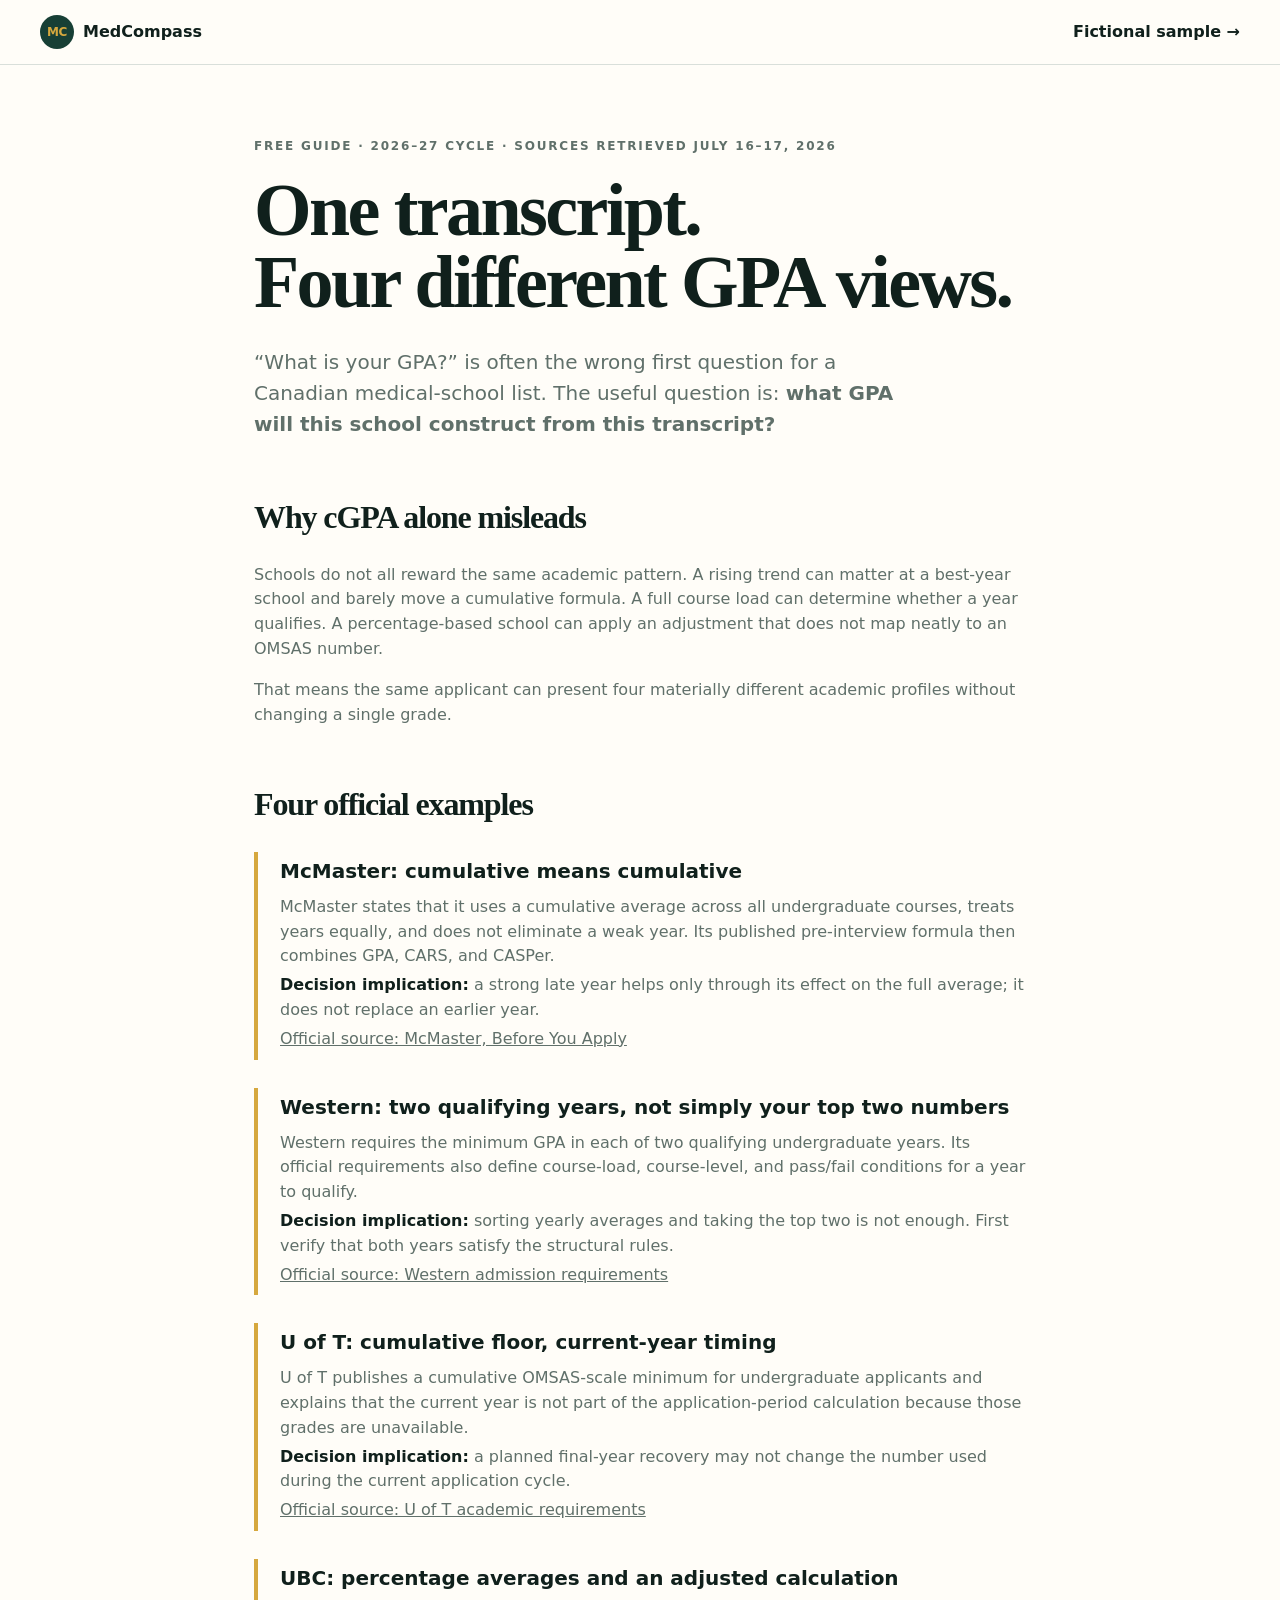
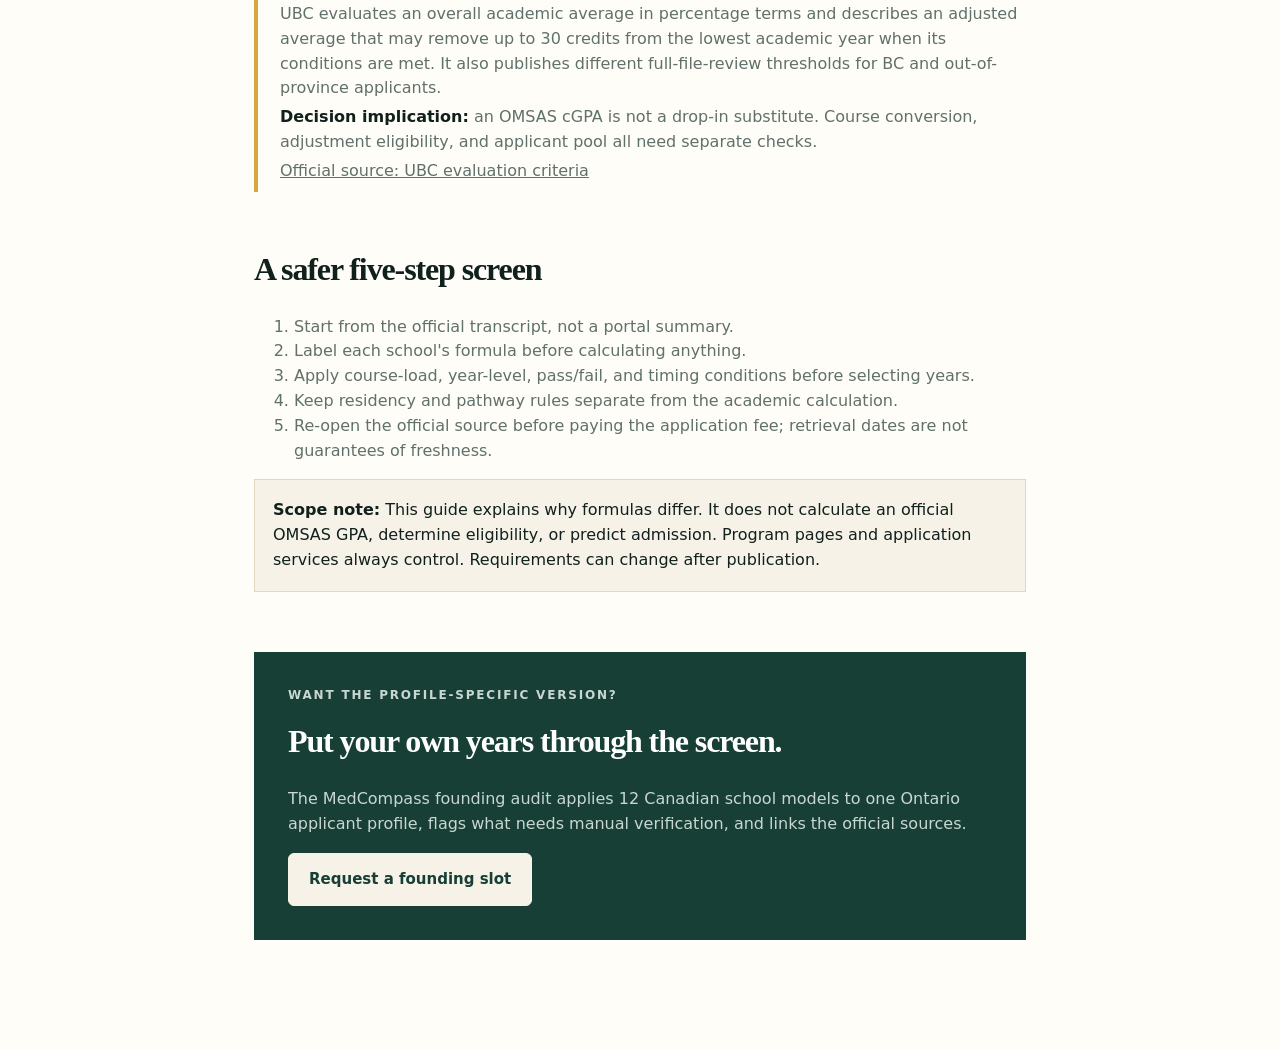
<file: guides/gpa-formulas.html>
<!doctype html>
<html lang="en">
<head>
  <meta charset="utf-8">
  <meta name="viewport" content="width=device-width,initial-scale=1">
  <meta name="description" content="Why one cGPA can mislead Canadian medical-school applicants: official 2026–27 examples from Western, McMaster, U of T, and UBC.">
  <meta property="og:title" content="One transcript, four different GPA views — MedCompass">
  <meta property="og:description" content="A source-linked guide to Canadian medical-school GPA formulas for the 2026–27 cycle.">
  <meta property="og:type" content="article">
  <meta property="og:url" content="https://mongol-jimmi.github.io/medcompass-audit/guides/gpa-formulas.html">
  <meta property="og:image" content="https://mongol-jimmi.github.io/medcompass-audit/preview.png">
  <title>Canadian Medical-School GPA Formulas — MedCompass</title>
  <link rel="canonical" href="https://mongol-jimmi.github.io/medcompass-audit/guides/gpa-formulas.html">
  <link rel="stylesheet" href="../styles.css">
  <script type="application/ld+json">
  {
    "@context": "https://schema.org",
    "@type": "Article",
    "headline": "One transcript, four different GPA views",
    "datePublished": "2026-07-29",
    "author": {"@type": "Organization", "name": "MedCompass Audit"},
    "publisher": {"@type": "Organization", "name": "MedCompass Audit"},
    "mainEntityOfPage": "https://mongol-jimmi.github.io/medcompass-audit/guides/gpa-formulas.html"
  }
  </script>
  <style>
    .article { max-width: 820px; margin: auto; padding: 72px 24px 110px; }
    .article h1 { font-size: clamp(48px, 7vw, 74px); }
    .article h2 { font: 700 32px/1.2 Georgia,serif; margin-top: 58px; }
    .article h3 { font-size: 20px; margin: 0 0 8px; }
    .article p, .article li { color: var(--muted); }
    .article .lede { font-size: 20px; }
    .formula { border-left: 4px solid var(--gold); margin: 28px 0; padding: 4px 0 4px 22px; }
    .formula p { margin: 4px 0; }
    .formula strong { color: var(--ink); }
    .source-note { background: var(--cream); border: 1px solid #e2d8c1; padding: 18px; }
    .decision { background: var(--green); color: white; margin-top: 60px; padding: 34px; }
    .decision h2 { color: white; margin-top: 0; }
    .decision p { color: #c9d7d2; }
  </style>
</head>
<body>
  <a class="skip" href="#article">Skip to article</a>
  <header class="nav">
    <a class="brand" href="../"><span>MC</span> MedCompass</a>
    <a class="text-link" href="../sample.html">Fictional sample →</a>
  </header>
  <main id="article" class="article">
    <p class="eyebrow">Free guide · 2026–27 cycle · sources retrieved July 16–17, 2026</p>
    <h1>One transcript.<br>Four different GPA views.</h1>
    <p class="lede">“What is your GPA?” is often the wrong first question for a Canadian medical-school list. The useful question is: <strong>what GPA will this school construct from this transcript?</strong></p>

    <h2>Why cGPA alone misleads</h2>
    <p>Schools do not all reward the same academic pattern. A rising trend can matter at a best-year school and barely move a cumulative formula. A full course load can determine whether a year qualifies. A percentage-based school can apply an adjustment that does not map neatly to an OMSAS number.</p>
    <p>That means the same applicant can present four materially different academic profiles without changing a single grade.</p>

    <h2>Four official examples</h2>
    <div class="formula">
      <h3>McMaster: cumulative means cumulative</h3>
      <p>McMaster states that it uses a cumulative average across all undergraduate courses, treats years equally, and does not eliminate a weak year. Its published pre-interview formula then combines GPA, CARS, and CASPer.</p>
      <p><strong>Decision implication:</strong> a strong late year helps only through its effect on the full average; it does not replace an earlier year.</p>
      <p><a href="https://ugme.healthsci.mcmaster.ca/admissions/before-you-apply/" rel="noreferrer">Official source: McMaster, Before You Apply</a></p>
    </div>

    <div class="formula">
      <h3>Western: two qualifying years, not simply your top two numbers</h3>
      <p>Western requires the minimum GPA in each of two qualifying undergraduate years. Its official requirements also define course-load, course-level, and pass/fail conditions for a year to qualify.</p>
      <p><strong>Decision implication:</strong> sorting yearly averages and taking the top two is not enough. First verify that both years satisfy the structural rules.</p>
      <p><a href="https://www.schulich.uwo.ca/med-dent-admissions/medicine/admission-requirements.html" rel="noreferrer">Official source: Western admission requirements</a></p>
    </div>

    <div class="formula">
      <h3>U of T: cumulative floor, current-year timing</h3>
      <p>U of T publishes a cumulative OMSAS-scale minimum for undergraduate applicants and explains that the current year is not part of the application-period calculation because those grades are unavailable.</p>
      <p><strong>Decision implication:</strong> a planned final-year recovery may not change the number used during the current application cycle.</p>
      <p><a href="https://applymd.utoronto.ca/academic-requirements" rel="noreferrer">Official source: U of T academic requirements</a></p>
    </div>

    <div class="formula">
      <h3>UBC: percentage averages and an adjusted calculation</h3>
      <p>UBC evaluates an overall academic average in percentage terms and describes an adjusted average that may remove up to 30 credits from the lowest academic year when its conditions are met. It also publishes different full-file-review thresholds for BC and out-of-province applicants.</p>
      <p><strong>Decision implication:</strong> an OMSAS cGPA is not a drop-in substitute. Course conversion, adjustment eligibility, and applicant pool all need separate checks.</p>
      <p><a href="https://mdprogram.med.ubc.ca/admissions/before-you-apply/evaluation-criteria/" rel="noreferrer">Official source: UBC evaluation criteria</a></p>
    </div>

    <h2>A safer five-step screen</h2>
    <ol>
      <li>Start from the official transcript, not a portal summary.</li>
      <li>Label each school's formula before calculating anything.</li>
      <li>Apply course-load, year-level, pass/fail, and timing conditions before selecting years.</li>
      <li>Keep residency and pathway rules separate from the academic calculation.</li>
      <li>Re-open the official source before paying the application fee; retrieval dates are not guarantees of freshness.</li>
    </ol>

    <div class="source-note">
      <strong>Scope note:</strong> This guide explains why formulas differ. It does not calculate an official OMSAS GPA, determine eligibility, or predict admission. Program pages and application services always control. Requirements can change after publication.
    </div>

    <section class="decision">
      <p class="eyebrow">Want the profile-specific version?</p>
      <h2>Put your own years through the screen.</h2>
      <p>The MedCompass founding audit applies 12 Canadian school models to one Ontario applicant profile, flags what needs manual verification, and links the official sources.</p>
      <a class="button button-light" href="mailto:medcompass.audit@atomicmail.io?subject=MedCompass%20founding%20audit&body=Hello%20MedCompass%2C%0A%0AI%27d%20like%20to%20request%20a%20school-list%20audit.%0A%0AApplication%20cycle%3A%0AProvince%3A%0AMain%20school-list%20question%3A%0A">Request a founding slot</a>
    </section>
  </main>
</body>
</html>
</file>
<file: styles.css>
:root {
  --ink: #10201c;
  --green: #173f35;
  --green-2: #245d4c;
  --gold: #d6a83e;
  --cream: #f6f2e8;
  --paper: #fffdf8;
  --muted: #60706a;
  --line: #d9dfda;
}

* { box-sizing: border-box; }
html { scroll-behavior: smooth; }
body { margin: 0; background: var(--paper); color: var(--ink); font: 16px/1.55 Inter, ui-sans-serif, system-ui, -apple-system, BlinkMacSystemFont, "Segoe UI", sans-serif; }
a { color: inherit; }
.skip { position: fixed; left: 12px; top: -60px; background: white; padding: 10px 14px; z-index: 10; }
.skip:focus { top: 12px; }

.nav { align-items: center; background: rgba(255,253,248,.93); border-bottom: 1px solid var(--line); display: flex; justify-content: space-between; padding: 15px max(24px, calc((100vw - 1200px) / 2)); position: sticky; top: 0; z-index: 5; backdrop-filter: blur(12px); }
.brand { align-items: center; display: flex; font-weight: 700; gap: 9px; text-decoration: none; }
.brand span { align-items: center; background: var(--green); border-radius: 50%; color: var(--gold); display: inline-flex; font: 700 12px ui-sans-serif, system-ui, sans-serif; height: 34px; justify-content: center; letter-spacing: -.04em; width: 34px; }
nav { display: flex; gap: 28px; }
nav a { color: var(--muted); font-size: 14px; text-decoration: none; }
nav a:hover, nav a:focus { color: var(--ink); }

.button { background: var(--green); border: 1px solid var(--green); border-radius: 6px; color: white; display: inline-block; font-size: 15px; font-weight: 700; padding: 14px 20px; text-decoration: none; transition: transform .15s ease, background .15s ease; }
.button:hover, .button:focus { background: var(--green-2); transform: translateY(-1px); }
.button-small { padding: 9px 14px; }
.button-light { background: var(--cream); border-color: var(--cream); color: var(--green); }
.text-link { font-weight: 700; text-decoration: none; }
.text-link span { color: var(--gold); }

.hero { align-items: center; display: grid; gap: 70px; grid-template-columns: 1.08fr .92fr; margin: 0 auto; max-width: 1200px; min-height: 690px; padding: 78px 24px; }
.eyebrow { color: var(--green-2); font-size: 12px; font-weight: 700; letter-spacing: .15em; margin: 0 0 18px; text-transform: uppercase; }
h1, h2 { font-family: Georgia, "Times New Roman", serif; letter-spacing: -.035em; }
h1 { font-size: clamp(54px, 6.2vw, 84px); line-height: .98; margin: 0 0 28px; }
h1 em { color: var(--green-2); }
.lede { color: #455650; font-size: 19px; max-width: 650px; }
.actions { align-items: center; display: flex; flex-wrap: wrap; gap: 24px; margin-top: 30px; }
.micro { color: var(--muted); font-size: 12px; margin-top: 16px; }

.report-preview { background: var(--green); border-radius: 3px; box-shadow: 22px 26px 0 #e3d5b0; color: white; padding: 30px; transform: rotate(1deg); }
.preview-top { border-bottom: 1px solid rgba(255,255,255,.23); color: #c8d7d2; display: flex; font-size: 11px; justify-content: space-between; letter-spacing: .08em; padding-bottom: 18px; text-transform: uppercase; }
.preview-label { color: var(--gold); font-size: 11px; font-weight: 700; letter-spacing: .13em; margin: 26px 0 3px; text-transform: uppercase; }
.report-preview h2 { font-size: 38px; margin: 0; }
.profile-pills { display: flex; flex-wrap: wrap; gap: 7px; margin-top: 14px; }
.profile-pills span { background: rgba(255,255,255,.1); border-radius: 99px; color: #dce7e3; font-size: 12px; padding: 6px 9px; }
.rankings { list-style: none; margin: 7px 0 0; padding: 0; }
.rankings li { align-items: center; border-top: 1px solid rgba(255,255,255,.14); display: grid; gap: 12px; grid-template-columns: 28px 1fr auto; padding: 16px 0; }
.rankings li>span { color: var(--gold); font-size: 12px; }
.rankings b { color: #b9cbc5; font-size: 11px; font-weight: 500; }
.preview-note { color: #9fb5ae; font-size: 11px; text-align: right; }

.proof-strip { background: var(--cream); border-bottom: 1px solid #e7dfcc; border-top: 1px solid #e7dfcc; display: grid; grid-template-columns: repeat(4, 1fr); margin: 0 auto; padding: 0 max(24px, calc((100vw - 1200px) / 2)); }
.proof-strip div { border-right: 1px solid #ddd3bb; display: flex; flex-direction: column; padding: 27px 24px; }
.proof-strip div:first-child { border-left: 1px solid #ddd3bb; }
.proof-strip strong { color: var(--green); font: 700 25px Georgia, "Times New Roman", serif; }
.proof-strip span { color: var(--muted); font-size: 12px; }

.guide-callout { align-items: center; border-bottom: 1px solid var(--line); display: grid; gap: 42px; grid-template-columns: 1.2fr 1fr auto; margin: auto; max-width: 1200px; padding: 54px 24px; }
.guide-callout .eyebrow { margin-bottom: 8px; }
.guide-callout h2 { font-size: 34px; line-height: 1.1; margin: 0; }
.guide-callout p { color: var(--muted); margin: 0; }
.guide-callout .text-link { white-space: nowrap; }
.section { margin: 0 auto; max-width: 1200px; padding: 110px 24px; }
.section h2 { font-size: clamp(40px, 5vw, 62px); line-height: 1.05; margin: 0 0 24px; }
.section-intro { color: var(--muted); font-size: 18px; max-width: 470px; }
.split { display: grid; gap: 90px; grid-template-columns: .85fr 1.15fr; }
.feature-list article { align-items: start; border-top: 1px solid var(--line); display: grid; gap: 24px; grid-template-columns: 35px 1fr; padding: 24px 0; }
.feature-list article>span { color: var(--gold); font-size: 12px; font-weight: 700; }
.feature-list h3 { font-size: 19px; margin: 0 0 6px; }
.feature-list p { color: var(--muted); margin: 0; }

.dark { background: var(--green); color: white; display: grid; gap: 80px; grid-template-columns: 1fr 1fr; max-width: none; padding-left: max(24px, calc((100vw - 1152px) / 2)); padding-right: max(24px, calc((100vw - 1152px) / 2)); }
.dark .eyebrow { color: var(--gold); }
.limits { display: grid; gap: 4px; grid-template-columns: 1fr 1fr; }
.limits p { border-top: 1px solid rgba(255,255,255,.18); color: #c8d6d1; font-size: 14px; margin: 0; padding: 18px 10px 20px 0; }
.limits strong { color: white; display: block; margin-bottom: 5px; }

.founder { border-bottom: 1px solid var(--line); display: grid; gap: 90px; grid-template-columns: .9fr 1.1fr; }
.founder-copy { border-left: 3px solid var(--gold); padding-left: 30px; }
.founder-copy p { color: var(--muted); font-size: 17px; margin: 0 0 18px; }
.founder-copy strong { color: var(--ink); }
.pricing-grid { align-items: start; display: grid; gap: 90px; grid-template-columns: 1fr .85fr; }
.pricing-grid>div:first-child>h2 { color: var(--green); font-size: 78px; margin-bottom: 5px; }
.price-note { border-bottom: 1px solid var(--line); color: var(--muted); padding-bottom: 26px; }
.pricing-grid>div:first-child>p:last-child { color: var(--muted); max-width: 540px; }
.price-card { background: var(--cream); border-top: 4px solid var(--gold); padding: 34px; }
.price-card h3 { font: 700 28px Georgia, "Times New Roman", serif; margin-top: 0; }
.price-card ul { list-style: none; margin: 0 0 26px; padding: 0; }
.price-card li { border-bottom: 1px solid #ddd3bb; padding: 9px 0; }
.price-card li::before { color: var(--green-2); content: '✓'; font-weight: 700; margin-right: 10px; }
.guarantee { color: var(--muted); font-size: 12px; margin-top: 18px; }

.process { border-top: 1px solid var(--line); }
.steps { display: grid; gap: 18px; grid-template-columns: repeat(3, 1fr); margin-top: 50px; }
.steps article { border: 1px solid var(--line); min-height: 240px; padding: 26px; }
.steps article>span { color: var(--gold); font: 700 35px Georgia, "Times New Roman", serif; }
.steps h3 { font-size: 20px; margin: 30px 0 7px; }
.steps p { color: var(--muted); font-size: 14px; }

.faq { border-top: 1px solid var(--line); display: grid; gap: 100px; grid-template-columns: .65fr 1.35fr; }
details { border-top: 1px solid var(--line); padding: 20px 0; }
summary { cursor: pointer; font-weight: 700; }
details p { color: var(--muted); font-size: 14px; max-width: 650px; }

.final-cta { background: var(--gold); color: var(--green); padding: 90px 24px; text-align: center; }
.final-cta .eyebrow { color: var(--green); }
.final-cta h2 { font-size: clamp(44px, 6vw, 74px); margin: 0 0 30px; }
footer { align-items: start; background: #0d221c; color: #b3c3bd; display: grid; font-size: 12px; gap: 50px; grid-template-columns: 1fr auto 1fr; padding: 50px max(24px, calc((100vw - 1200px) / 2)); }
footer .brand { color: white; }
footer>div:nth-child(2) { display: flex; gap: 20px; }
footer>p { margin: 0; text-align: right; }

@media (max-width: 850px) {
  nav { display: none; }
  .hero { gap: 55px; grid-template-columns: 1fr; padding-top: 55px; }
  .report-preview { margin: 0 12px 24px 0; }
  .proof-strip { grid-template-columns: 1fr 1fr; }
  .proof-strip div:nth-child(3) { border-left: 1px solid #ddd3bb; }
  .guide-callout, .split, .dark, .founder, .pricing-grid, .faq { gap: 28px; grid-template-columns: 1fr; }
  .guide-callout .text-link { white-space: normal; }
  .steps { grid-template-columns: 1fr; }
  footer { grid-template-columns: 1fr; }
  footer>p { text-align: left; }
}

@media (max-width: 520px) {
  .nav .button-small { display: none; }
  h1 { font-size: 52px; }
  .hero { min-height: 0; padding-bottom: 65px; }
  .report-preview { padding: 22px; }
  .proof-strip { grid-template-columns: 1fr; }
  .proof-strip div { border-left: 1px solid #ddd3bb; }
  .section { padding-bottom: 75px; padding-top: 75px; }
  .limits { grid-template-columns: 1fr; }
  .pricing-grid>div:first-child>h2 { font-size: 58px; }
}

@media (prefers-reduced-motion: reduce) {
  html { scroll-behavior: auto; }
  .button { transition: none; }
}
</file>
